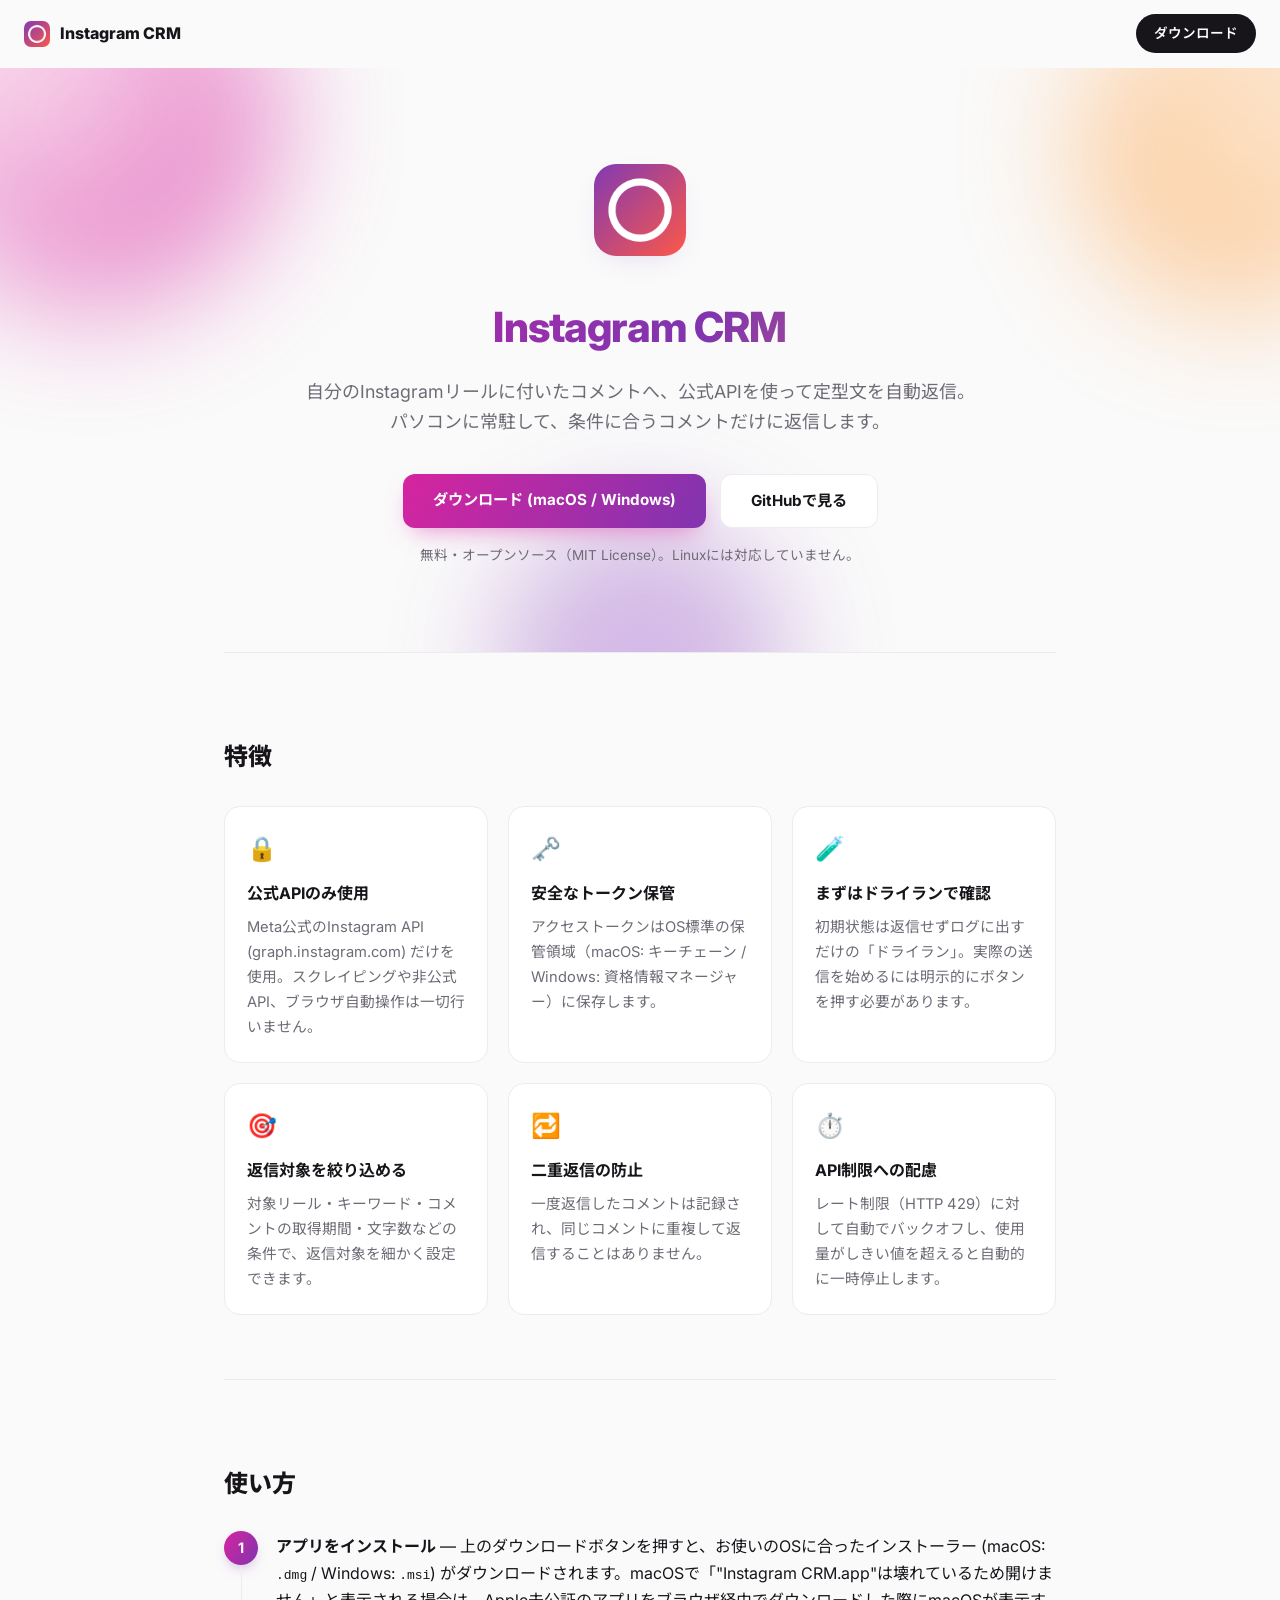
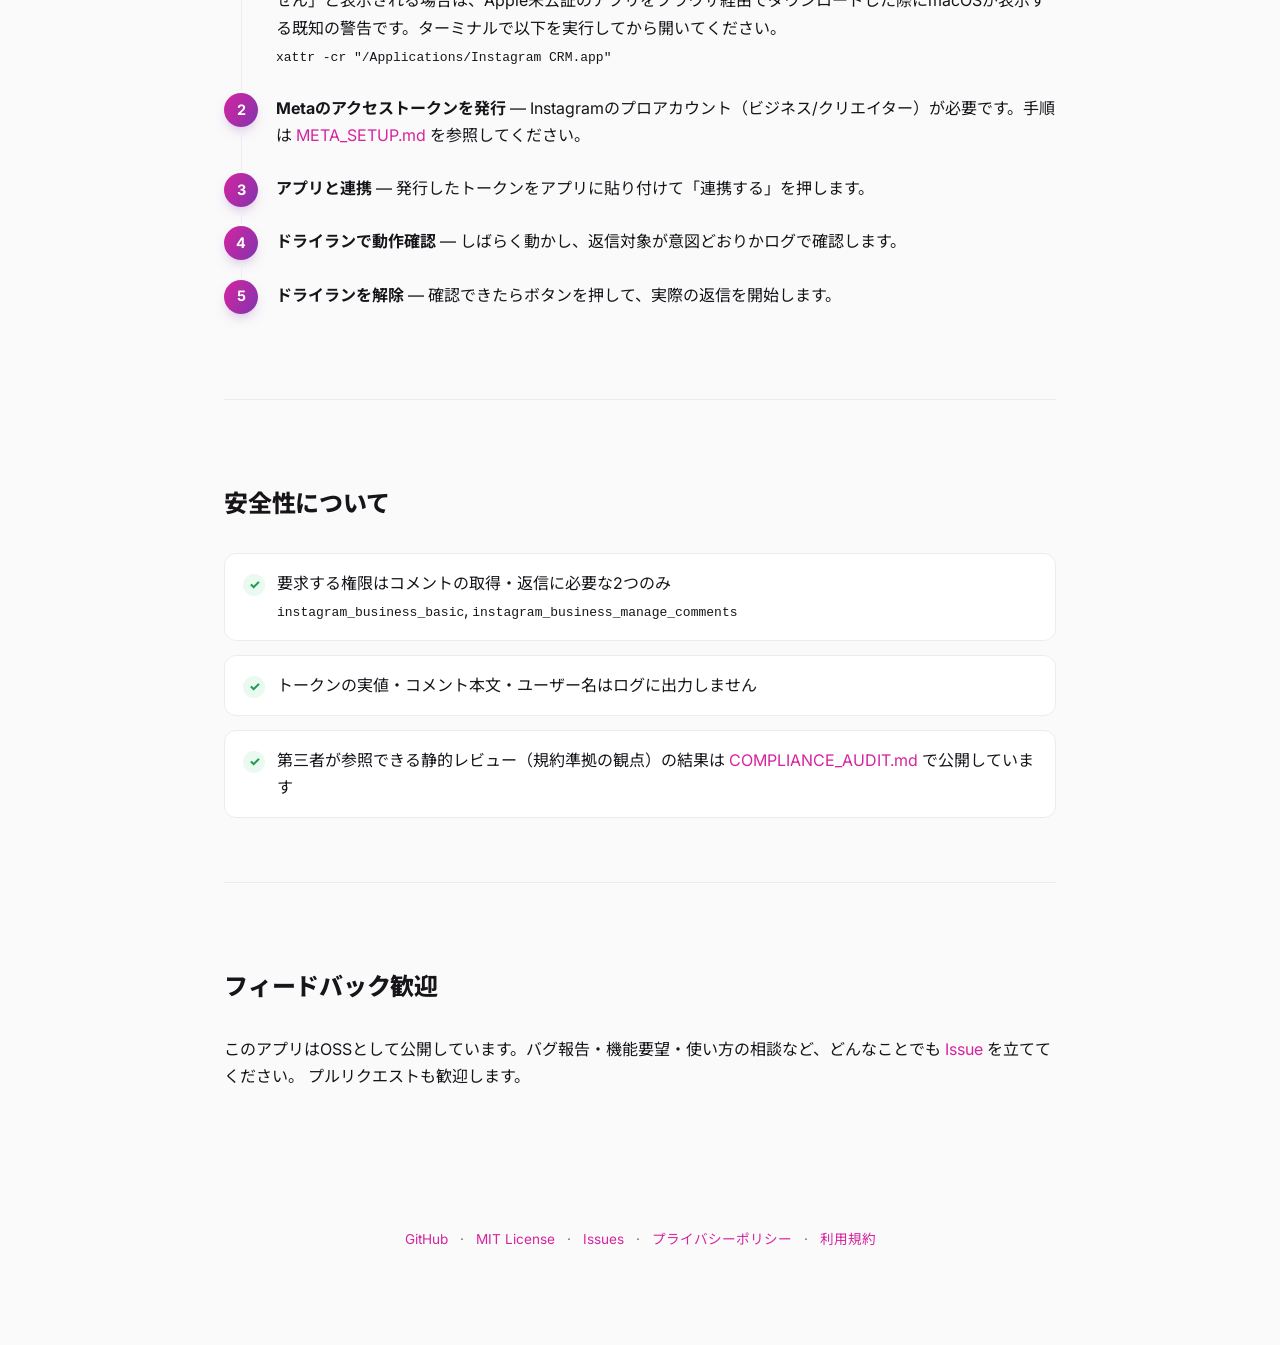
<file: docs/index.html>
<!DOCTYPE html>
<html lang="ja">
<head>
<meta charset="UTF-8">
<meta name="viewport" content="width=device-width, initial-scale=1.0">
<title>Instagram CRM — Instagramコメントへの定型文自動返信アプリ</title>
<meta name="description" content="自分のInstagramリールに付いたコメントへ、公式APIを使って定型文を自動返信するデスクトップアプリ。macOS / Windows対応、無料・OSS。">
<link rel="icon" type="image/png" href="assets/favicon.png">
<link rel="preconnect" href="https://fonts.googleapis.com">
<link rel="preconnect" href="https://fonts.gstatic.com" crossorigin>
<link href="https://fonts.googleapis.com/css2?family=Inter:wght@400;500;600;700;800&family=Noto+Sans+JP:wght@400;500;700;800&display=swap" rel="stylesheet">
<style>
  :root {
    --bg: #fafafa;
    --fg: #17151a;
    --muted: #6f6b76;
    --accent: #d6249f;
    --accent2: #8134af;
    --accent3: #fd9a3c;
    --card-bg: #ffffff;
    --border: #ececef;
    --shadow: 0 10px 30px -12px rgba(129, 52, 175, 0.18);
  }
  * { box-sizing: border-box; }
  html { scroll-behavior: smooth; }
  body {
    margin: 0;
    font-family: "Inter", "Noto Sans JP", -apple-system, BlinkMacSystemFont, "Hiragino Sans", sans-serif;
    color: var(--fg);
    background: var(--bg);
    line-height: 1.7;
    overflow-x: hidden;
  }
  a { color: var(--accent); text-decoration: none; }
  a:hover { text-decoration: underline; }
  .wrap { max-width: 880px; margin: 0 auto; padding: 0 24px; position: relative; }

  /* ---------- nav ---------- */
  nav {
    position: sticky;
    top: 0;
    z-index: 50;
    display: flex;
    align-items: center;
    justify-content: space-between;
    padding: 14px 24px;
    background: rgba(250, 250, 250, 0.72);
    backdrop-filter: blur(10px);
    -webkit-backdrop-filter: blur(10px);
    border-bottom: 1px solid transparent;
    transition: border-color 0.3s ease, box-shadow 0.3s ease;
  }
  nav.scrolled {
    border-bottom-color: var(--border);
    box-shadow: 0 4px 20px -14px rgba(0,0,0,0.15);
  }
  nav .brand {
    display: flex;
    align-items: center;
    gap: 10px;
    font-weight: 800;
    color: var(--fg);
  }
  nav .brand img { width: 26px; height: 26px; border-radius: 7px; }
  nav .nav-cta {
    padding: 8px 18px;
    border-radius: 999px;
    background: var(--fg);
    color: #fff;
    font-size: 0.85rem;
    font-weight: 600;
    transition: transform 0.2s ease, box-shadow 0.2s ease;
  }
  nav .nav-cta:hover {
    transform: translateY(-2px);
    box-shadow: 0 8px 20px -6px rgba(0,0,0,0.35);
    text-decoration: none;
  }

  /* ---------- hero ---------- */
  header.hero {
    position: relative;
    text-align: center;
    padding: 96px 24px 72px;
    overflow: hidden;
    isolation: isolate;
  }
  .blob {
    position: absolute;
    z-index: -1;
    border-radius: 50%;
    filter: blur(60px);
    opacity: 0.55;
    animation: float 14s ease-in-out infinite;
  }
  .blob-1 {
    width: 380px; height: 380px;
    top: -140px; left: -100px;
    background: radial-gradient(circle at 30% 30%, #ffd6ec, transparent 70%), var(--accent);
    animation-delay: 0s;
  }
  .blob-2 {
    width: 320px; height: 320px;
    top: -80px; right: -120px;
    background: radial-gradient(circle at 60% 40%, #ffe3c2, transparent 70%), var(--accent3);
    animation-delay: -5s;
  }
  .blob-3 {
    width: 260px; height: 260px;
    bottom: -140px; left: 40%;
    background: radial-gradient(circle at 50% 50%, #e6d0ff, transparent 70%), var(--accent2);
    animation-delay: -9s;
  }
  @keyframes float {
    0%, 100% { transform: translate(0, 0) scale(1); }
    33% { transform: translate(20px, 30px) scale(1.08); }
    66% { transform: translate(-25px, 10px) scale(0.95); }
  }

  header.hero .icon-wrap {
    display: inline-block;
    animation: bob 4.5s ease-in-out infinite;
  }
  @keyframes bob {
    0%, 100% { transform: translateY(0) rotate(0deg); }
    50% { transform: translateY(-10px) rotate(-2deg); }
  }
  header.hero img.icon {
    width: 92px;
    height: 92px;
    border-radius: 22px;
    box-shadow: var(--shadow);
  }
  header.hero h1 {
    font-size: clamp(2rem, 5vw, 2.6rem);
    font-weight: 800;
    margin: 28px 0 14px;
    background: linear-gradient(120deg, var(--accent) 0%, var(--accent2) 55%, var(--accent3) 100%);
    -webkit-background-clip: text;
    background-clip: text;
    color: transparent;
    letter-spacing: -0.02em;
  }
  header.hero p.tagline {
    color: var(--muted);
    font-size: 1.12rem;
    max-width: 720px;
    margin: 0 auto 36px;
  }
  .cta-row {
    display: flex;
    gap: 14px;
    justify-content: center;
    flex-wrap: wrap;
  }
  .btn {
    display: inline-block;
    padding: 13px 30px;
    border-radius: 12px;
    font-weight: 700;
    font-size: 0.95rem;
    transition: transform 0.22s cubic-bezier(.2,.8,.2,1), box-shadow 0.22s ease, background 0.22s ease;
  }
  .btn-primary {
    background: linear-gradient(120deg, var(--accent), var(--accent2));
    color: #fff;
    box-shadow: 0 10px 24px -10px rgba(214, 36, 159, 0.55);
  }
  .btn-primary:hover {
    transform: translateY(-3px) scale(1.02);
    box-shadow: 0 16px 32px -10px rgba(214, 36, 159, 0.6);
    text-decoration: none;
  }
  .btn-secondary {
    background: #fff;
    color: var(--fg);
    border: 1px solid var(--border);
  }
  .btn-secondary:hover {
    transform: translateY(-3px);
    box-shadow: 0 12px 24px -12px rgba(0,0,0,0.2);
    text-decoration: none;
  }
  .os-note {
    color: var(--muted);
    font-size: 0.85rem;
    margin-top: 16px;
  }

  /* ---------- sections ---------- */
  section {
    padding: 64px 0;
    border-top: 1px solid var(--border);
  }
  section h2 {
    font-size: 1.5rem;
    font-weight: 800;
    margin-bottom: 28px;
    letter-spacing: -0.01em;
  }

  .reveal {
    opacity: 0;
    transform: translateY(24px);
    transition: opacity 0.6s ease, transform 0.6s cubic-bezier(.2,.7,.3,1);
  }
  .reveal.visible {
    opacity: 1;
    transform: translateY(0);
  }

  .features {
    display: grid;
    grid-template-columns: repeat(auto-fit, minmax(230px, 1fr));
    gap: 20px;
  }
  .card {
    background: var(--card-bg);
    border: 1px solid var(--border);
    border-radius: 16px;
    padding: 22px;
    transition: transform 0.25s ease, box-shadow 0.25s ease, border-color 0.25s ease;
  }
  .card:hover {
    transform: translateY(-6px);
    box-shadow: var(--shadow);
    border-color: transparent;
  }
  .card .emoji {
    display: inline-block;
    font-size: 1.5rem;
    margin-bottom: 10px;
    transition: transform 0.25s ease;
  }
  .card:hover .emoji { transform: scale(1.2) rotate(-6deg); }
  .card h3 {
    margin: 0 0 8px;
    font-size: 1rem;
  }
  .card p {
    margin: 0;
    color: var(--muted);
    font-size: 0.92rem;
  }

  .steps {
    list-style: none;
    padding: 0;
    margin: 0;
    counter-reset: step;
  }
  .steps li {
    position: relative;
    padding-left: 52px;
    margin-bottom: 26px;
    counter-increment: step;
  }
  .steps li::before {
    content: counter(step);
    position: absolute;
    left: 0;
    top: -2px;
    width: 34px;
    height: 34px;
    border-radius: 50%;
    background: linear-gradient(120deg, var(--accent), var(--accent2));
    color: #fff;
    font-weight: 700;
    font-size: 0.9rem;
    display: flex;
    align-items: center;
    justify-content: center;
    box-shadow: 0 6px 14px -6px rgba(129, 52, 175, 0.5);
  }
  .steps li:not(:last-child)::after {
    content: "";
    position: absolute;
    left: 17px;
    top: 34px;
    width: 1px;
    height: calc(100% - 12px);
    background: var(--border);
  }

  .safety ul {
    list-style: none;
    padding: 0;
    margin: 0;
    display: grid;
    gap: 14px;
  }
  .safety li {
    position: relative;
    background: #fff;
    border: 1px solid var(--border);
    border-radius: 12px;
    padding: 16px 18px 16px 52px;
    overflow-wrap: anywhere;
  }
  .safety li::before {
    content: "✓";
    position: absolute;
    left: 18px;
    top: 18px;
    width: 22px;
    height: 22px;
    border-radius: 50%;
    background: #eafaf0;
    color: #1f9d55;
    font-weight: 800;
    font-size: 0.8rem;
    display: flex;
    align-items: center;
    justify-content: center;
    margin-top: 2px;
  }

  footer {
    padding: 44px 0 80px;
    text-align: center;
    color: var(--muted);
    font-size: 0.85rem;
  }
  footer a { margin: 0 8px; }

  @media (prefers-reduced-motion: reduce) {
    .blob, header.hero .icon-wrap { animation: none; }
    .reveal { opacity: 1; transform: none; transition: none; }
  }
</style>
</head>
<body>

<nav id="nav">
  <a class="brand" href="#top">
    <img src="assets/favicon.png" alt="">
    Instagram CRM
  </a>
  <a id="nav-download" class="nav-cta" href="https://github.com/kenshin-morioka/instagram-crm/releases/latest">ダウンロード</a>
</nav>

<header class="hero" id="top">
  <div class="blob blob-1"></div>
  <div class="blob blob-2"></div>
  <div class="blob blob-3"></div>

  <span class="icon-wrap">
    <img class="icon" src="assets/icon.png" alt="Instagram CRM アイコン">
  </span>
  <h1>Instagram CRM</h1>
  <p class="tagline">
    自分のInstagramリールに付いたコメントへ、公式APIを使って定型文を自動返信。<br>
    パソコンに常駐して、条件に合うコメントだけに返信します。
  </p>
  <div class="cta-row">
    <a id="download-btn" class="btn btn-primary" href="https://github.com/kenshin-morioka/instagram-crm/releases/latest">ダウンロード (macOS / Windows)</a>
    <a class="btn btn-secondary" href="https://github.com/kenshin-morioka/instagram-crm">GitHubで見る</a>
  </div>
  <p class="os-note" id="alt-downloads"></p>
  <p class="os-note">無料・オープンソース（MIT License）。Linuxには対応していません。</p>
</header>

<div class="wrap">

  <section class="reveal">
    <h2>特徴</h2>
    <div class="features">
      <div class="card">
        <span class="emoji">🔒</span>
        <h3>公式APIのみ使用</h3>
        <p>Meta公式のInstagram API (graph.instagram.com) だけを使用。スクレイピングや非公式API、ブラウザ自動操作は一切行いません。</p>
      </div>
      <div class="card">
        <span class="emoji">🗝️</span>
        <h3>安全なトークン保管</h3>
        <p>アクセストークンはOS標準の保管領域（macOS: キーチェーン / Windows: 資格情報マネージャー）に保存します。</p>
      </div>
      <div class="card">
        <span class="emoji">🧪</span>
        <h3>まずはドライランで確認</h3>
        <p>初期状態は返信せずログに出すだけの「ドライラン」。実際の送信を始めるには明示的にボタンを押す必要があります。</p>
      </div>
      <div class="card">
        <span class="emoji">🎯</span>
        <h3>返信対象を絞り込める</h3>
        <p>対象リール・キーワード・コメントの取得期間・文字数などの条件で、返信対象を細かく設定できます。</p>
      </div>
      <div class="card">
        <span class="emoji">🔁</span>
        <h3>二重返信の防止</h3>
        <p>一度返信したコメントは記録され、同じコメントに重複して返信することはありません。</p>
      </div>
      <div class="card">
        <span class="emoji">⏱️</span>
        <h3>API制限への配慮</h3>
        <p>レート制限（HTTP 429）に対して自動でバックオフし、使用量がしきい値を超えると自動的に一時停止します。</p>
      </div>
    </div>
  </section>

  <section class="reveal">
    <h2>使い方</h2>
    <ol class="steps">
      <li><strong>アプリをインストール</strong> — 上のダウンロードボタンを押すと、お使いのOSに合ったインストーラー (macOS: <code>.dmg</code> / Windows: <code>.msi</code>) がダウンロードされます。macOSで「"Instagram CRM.app"は壊れているため開けません」と表示される場合は、Apple未公証のアプリをブラウザ経由でダウンロードした際にmacOSが表示する既知の警告です。ターミナルで以下を実行してから開いてください。<br><code>xattr -cr "/Applications/Instagram CRM.app"</code></li>
      <li><strong>Metaのアクセストークンを発行</strong> — Instagramのプロアカウント（ビジネス/クリエイター）が必要です。手順は <a href="https://github.com/kenshin-morioka/instagram-crm/blob/main/doc/META_SETUP.md">META_SETUP.md</a> を参照してください。</li>
      <li><strong>アプリと連携</strong> — 発行したトークンをアプリに貼り付けて「連携する」を押します。</li>
      <li><strong>ドライランで動作確認</strong> — しばらく動かし、返信対象が意図どおりかログで確認します。</li>
      <li><strong>ドライランを解除</strong> — 確認できたらボタンを押して、実際の返信を開始します。</li>
    </ol>
  </section>

  <section class="safety reveal">
    <h2>安全性について</h2>
    <ul>
      <li>要求する権限はコメントの取得・返信に必要な2つのみ<br><code>instagram_business_basic</code>, <code>instagram_business_manage_comments</code></li>
      <li>トークンの実値・コメント本文・ユーザー名はログに出力しません</li>
      <li>第三者が参照できる静的レビュー（規約準拠の観点）の結果は <a href="https://github.com/kenshin-morioka/instagram-crm/blob/main/doc/COMPLIANCE_AUDIT.md">COMPLIANCE_AUDIT.md</a> で公開しています</li>
    </ul>
  </section>

  <section class="reveal">
    <h2>フィードバック歓迎</h2>
    <p>
      このアプリはOSSとして公開しています。バグ報告・機能要望・使い方の相談など、どんなことでも
      <a href="https://github.com/kenshin-morioka/instagram-crm/issues">Issue</a> を立ててください。
      プルリクエストも歓迎します。
    </p>
  </section>

</div>

<footer>
  <p>
    <a href="https://github.com/kenshin-morioka/instagram-crm">GitHub</a>
    ·
    <a href="https://github.com/kenshin-morioka/instagram-crm/blob/main/LICENSE">MIT License</a>
    ·
    <a href="https://github.com/kenshin-morioka/instagram-crm/issues">Issues</a>
    ·
    <a href="privacy.html">プライバシーポリシー</a>
    ·
    <a href="terms.html">利用規約</a>
  </p>
</footer>

<script>
  var nav = document.getElementById('nav');
  window.addEventListener('scroll', function () {
    nav.classList.toggle('scrolled', window.scrollY > 8);
  });

  // 最新リリースの成果物URLを取得し、OSに合ったファイルの直接ダウンロードに差し替える。
  // ファイル名にバージョンが入るため固定リンクにできず、APIから毎回解決する。
  // 取得に失敗した場合はフォールバック (Releasesページへのリンク) のまま
  (function () {
    var downloadBtn = document.getElementById('download-btn');
    var navDownload = document.getElementById('nav-download');
    var altDownloads = document.getElementById('alt-downloads');

    fetch('https://api.github.com/repos/kenshin-morioka/instagram-crm/releases/latest')
      .then(function (res) { return res.ok ? res.json() : Promise.reject(res.status); })
      .then(function (release) {
        var assets = release.assets || [];
        function assetUrl(suffix) {
          for (var i = 0; i < assets.length; i++) {
            if (assets[i].name.endsWith(suffix)) return assets[i].browser_download_url;
          }
          return null;
        }
        var winMsi = assetUrl('.msi');
        var macArm = assetUrl('aarch64.dmg');
        var macIntel = assetUrl('x64.dmg');
        var version = release.tag_name || '';

        var ua = navigator.userAgent;
        var url = null;
        var label = null;
        var alt = [];
        if (ua.indexOf('Windows') !== -1 && winMsi) {
          url = winMsi;
          label = 'ダウンロード (Windows) ' + version;
        } else if (ua.indexOf('Mac') !== -1 && macArm) {
          // ブラウザからはApple Silicon / Intelを確実に判別できないため、
          // 主流のApple Siliconを既定にしてIntel用リンクを併記する
          url = macArm;
          label = 'ダウンロード (macOS) ' + version;
          if (macIntel) alt.push('<a href="' + macIntel + '">Intel Macの方はこちら</a>');
        }

        if (url) {
          downloadBtn.href = url;
          downloadBtn.textContent = label;
          navDownload.href = url;
          alt.push('<a href="https://github.com/kenshin-morioka/instagram-crm/releases/latest">その他のダウンロード</a>');
          altDownloads.innerHTML = alt.join(' · ');
        }
      })
      .catch(function () { /* フォールバックのままにする */ });
  })();

  var reveals = document.querySelectorAll('.reveal');
  if ('IntersectionObserver' in window) {
    var io = new IntersectionObserver(function (entries) {
      entries.forEach(function (entry) {
        if (entry.isIntersecting) {
          entry.target.classList.add('visible');
          io.unobserve(entry.target);
        }
      });
    }, { threshold: 0.12 });
    reveals.forEach(function (el) { io.observe(el); });
  } else {
    reveals.forEach(function (el) { el.classList.add('visible'); });
  }
</script>

</body>
</html>
</file>
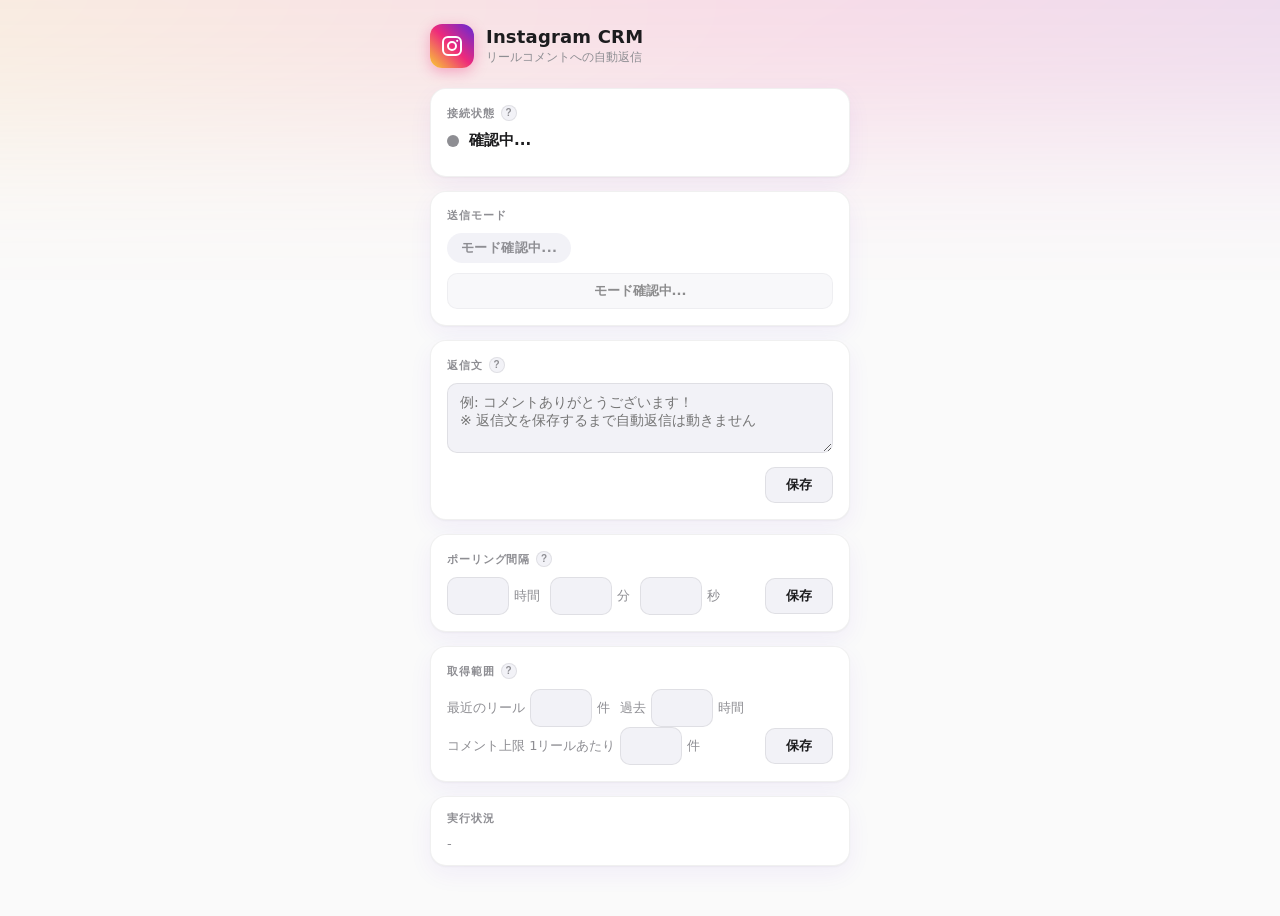
<file: ui/index.html>
<!doctype html>
<html lang="ja">
  <head>
    <meta charset="utf-8" />
    <meta name="viewport" content="width=device-width, initial-scale=1" />
    <title>Instagram CRM</title>
    <link rel="stylesheet" href="style.css" />
  </head>
  <body>
    <div class="bg-glow" aria-hidden="true"></div>

    <main>
      <header class="app-header">
        <div class="logo" aria-hidden="true">
          <svg viewBox="0 0 24 24" fill="none" stroke="currentColor" stroke-width="2">
            <rect x="3" y="3" width="18" height="18" rx="5" />
            <circle cx="12" cy="12" r="4" />
            <circle cx="17.2" cy="6.8" r="1.1" fill="currentColor" stroke="none" />
          </svg>
        </div>
        <div class="app-title">
          <h1>Instagram CRM</h1>
          <p>リールコメントへの自動返信</p>
        </div>
      </header>

      <div id="update-banner" class="update-banner" hidden>
        <span id="update-text">新しいバージョンが利用できます</span>
        <button id="update-button" class="btn btn-small btn-gradient">
          最新バージョンをインストール
        </button>
      </div>

      <section class="card status-card">
        <div class="card-label">
          接続状態
          <button id="token-help" class="help-icon" aria-label="トークンが必要な理由">?</button>
        </div>
        <p id="token-hint" class="hint" hidden>
          このアプリはあなたの代わりにInstagramへコメントの確認・返信を行います。
          そのためにMetaが発行する「長期アクセストークン」が必要です。<br />
          トークンはこのパソコンの中 (OSのキーチェーン) にだけ保存され、Instagram
          (Meta) のAPI呼び出し以外に送信されることはありません。<br />
          発行手順は
          <a id="setup-guide-link" href="https://github.com/kenshin-morioka/instagram-crm/blob/main/docs/META_SETUP.md"
            >取得手順書 (META_SETUP.md)</a
          >
          を参照してください。
        </p>
        <p id="status-line" aria-live="polite">
          <span id="status-dot" class="dot"></span>
          <span id="status-text">確認中...</span>
          <span id="paused-badge" class="badge badge-warn" hidden>送信停止中</span>
          <span id="issue-badge" class="badge badge-warn" hidden>接続エラー (自動再試行中)</span>
        </p>
        <p id="issue-hint" class="hint" hidden>
          Instagramとの通信に連続して失敗しています。ネットワーク接続を確認してください。
          接続が回復すれば自動で再開します。
        </p>
        <p class="btn-row">
          <button id="pause-button" class="btn btn-small" hidden>送信を一時停止</button>
          <button id="reset-token-button" class="btn btn-small" hidden>トークンを再設定</button>
        </p>
        <div id="token-form" hidden>
          <input
            id="token-input"
            type="password"
            aria-label="長期アクセストークン"
            placeholder="長期アクセストークンを貼り付け"
            autocomplete="off"
          />
          <button id="connect-button" class="btn btn-gradient">連携する</button>
          <p class="hint">
            Meta App Dashboard の「API setup with Instagram login」の
            トークンジェネレーターで発行できます
          </p>
        </div>
      </section>

      <section class="card mode-card">
        <div class="card-label">送信モード</div>
        <p id="mode-line" aria-live="polite">
          <span id="mode-badge" class="mode-badge">モード確認中...</span>
        </p>
        <p id="mode-hint" class="hint" hidden>
          ドライラン中は自動返信を送信しません。返信対象のコメントを見つけても
          「検出した」ことをログと履歴に記録するだけです。
          キーワードや対象リールの設定が意図どおり動くか、実送信の前に安全に確認できます。
          確認が済んだら下のボタンで実送信を開始してください。
        </p>
        <button id="dry-run-button" class="btn" disabled>モード確認中...</button>
      </section>

      <section class="card">
        <div class="card-label">
          返信文
          <button id="reply-help" class="help-icon" aria-label="自動返信の安全性について">?</button>
        </div>
        <p id="reply-hint" class="hint" hidden>
          自動返信が連鎖 (ループ) しない仕組みになっています:<br />
          ① 返信を確認するのはリールへの直接コメントだけで、このアプリが送った返信や
          返信へのさらなる返信には反応しません。<br />
          ② 自分のアカウントのコメントには返信しません。<br />
          ③ 一度返信したコメントは記録され、同じコメントに二度返信することはありません。
        </p>
        <textarea
          id="reply-text"
          rows="3"
          aria-label="返信文"
          placeholder="例: コメントありがとうございます！&#10;※ 返信文を保存するまで自動返信は動きません"
        ></textarea>
        <div class="card-actions">
          <button id="save-reply" class="btn">保存</button>
        </div>
      </section>

      <section class="card">
        <div class="card-label">
          ポーリング間隔
          <button id="polling-help" class="help-icon" aria-label="ポーリング間隔とは">?</button>
        </div>
        <p id="polling-hint" class="hint" hidden>
          新しいコメントが付いていないか、Instagramへ確認しに行く間隔です。
          たとえば30秒なら、30秒ごとに新着コメントをチェックして自動返信します。<br />
          短くするほど返信は速くなりますが、Instagram APIの利用量が増えます。
          APIのレート制限を避けるため、30秒より短くはできません
          (上限は12時間。それより間隔を空けると古いコメントが返信対象外になります)。<br />
          短い間隔で実行し続けるとレート制限に達することがあるため、余裕をもった間隔に設定することを推奨します。
        </p>
        <div class="interval-row">
          <span class="interval-field">
            <input
              id="interval-hours"
              type="number"
              min="0"
              max="12"
              step="1"
              aria-label="ポーリング間隔 (時間)"
            />
            <span class="unit">時間</span>
          </span>
          <span class="interval-field">
            <input
              id="interval-minutes"
              type="number"
              min="0"
              max="59"
              step="1"
              aria-label="ポーリング間隔 (分)"
            />
            <span class="unit">分</span>
          </span>
          <span class="interval-field">
            <input
              id="interval-seconds"
              type="number"
              min="0"
              max="59"
              step="10"
              aria-label="ポーリング間隔 (秒)"
            />
            <span class="unit">秒</span>
          </span>
          <button id="save-interval" class="btn">保存</button>
        </div>
      </section>

      <section class="card">
        <div class="card-label">
          取得範囲
          <button id="fetch-help" class="help-icon" aria-label="取得範囲とは">?</button>
        </div>
        <p id="fetch-hint" class="hint" hidden>
          毎回のチェックで「最近のリール何件」の「何時間前までのコメント」を
          「1リールあたり何件まで」確認するかの設定です。<br />
          リール数やコメント上限を増やすと確認漏れが減りますが、Instagram
          APIの利用量が増えます。<br />
          対象期間より古いコメントには返信しません
          (ポーリング間隔より短くすると取りこぼすため、間隔より長くしてください)。<br />
          迷ったら初期値 (リール10件・過去24時間・コメント上限200件) のままでOKです。
        </p>
        <div class="interval-row">
          <span class="interval-field">
            <span class="unit">最近のリール</span>
            <input
              id="fetch-limit"
              type="number"
              min="1"
              max="25"
              step="1"
              aria-label="対象リール数"
            />
            <span class="unit">件</span>
          </span>
          <span class="interval-field">
            <span class="unit">過去</span>
            <input
              id="lookback-hours"
              type="number"
              min="1"
              max="168"
              step="1"
              aria-label="コメント対象期間 (時間)"
            />
            <span class="unit">時間</span>
          </span>
        </div>
        <div class="interval-row">
          <span class="interval-field">
            <span class="unit">コメント上限 1リールあたり</span>
            <input
              id="comment-limit"
              type="number"
              min="50"
              max="1000"
              step="50"
              aria-label="1リールあたりのコメント確認上限 (件)"
            />
            <span class="unit">件</span>
          </span>
          <button id="save-fetch" class="btn">保存</button>
        </div>
      </section>

      <section class="card last-run-card">
        <div class="card-label">実行状況</div>
        <p id="progress-line" class="progress-line" hidden>
          <span class="spinner" aria-hidden="true"></span>
          <span id="progress-text"></span>
        </p>
        <p id="truncated-note" class="hint warn-note" hidden>
          ⚠️ コメントが多く、直近の確認では一部を確認しきれていない可能性があります
          (次回のチェックで続きを確認します)
        </p>
        <p id="last-run" class="last-run">-</p>
        <p id="cycle-summary" class="last-run" hidden></p>
      </section>

      <footer class="app-footer">
        <span id="app-version"></span>
      </footer>
    </main>

    <div id="terms-overlay" class="terms-overlay" hidden>
      <div class="card terms-dialog" role="dialog" aria-modal="true" aria-labelledby="terms-title">
        <h2 id="terms-title">ご利用の前に</h2>
        <p class="terms-lead">
          本アプリを利用するには、<a
            class="terms-doc-link"
            href="https://kenshin-morioka.github.io/instagram-crm/terms.html"
            >利用規約</a
          >と<a
            class="terms-doc-link"
            href="https://kenshin-morioka.github.io/instagram-crm/privacy.html"
            >プライバシーポリシー</a
          >への同意が必要です。特に次の点をご確認ください。
        </p>
        <ul class="terms-list">
          <li>
            Meta / Instagram の各種規約 (Instagram利用規約・Metaプラットフォーム規約 など)
            を遵守し、自身が管理するアカウントに対してのみ使用します
          </li>
          <li>スパム行為 (無差別・大量の自動返信等) を目的とした利用は禁止です</li>
          <li>
            自動返信の内容とその結果、およびアクセストークンの管理の責任は利用者自身が負います
          </li>
          <li>本アプリは無保証で提供され、利用により生じた損害について開発者は責任を負いません</li>
        </ul>
        <label class="terms-agree">
          <input id="terms-checkbox" type="checkbox" />
          利用規約とプライバシーポリシーに同意します
        </label>
        <button id="terms-accept" class="btn btn-gradient" disabled>同意して利用を開始</button>
      </div>
    </div>

    <p id="message" class="toast" role="status" aria-live="polite" hidden></p>
    <script src="main.js"></script>
  </body>
</html>
</file>
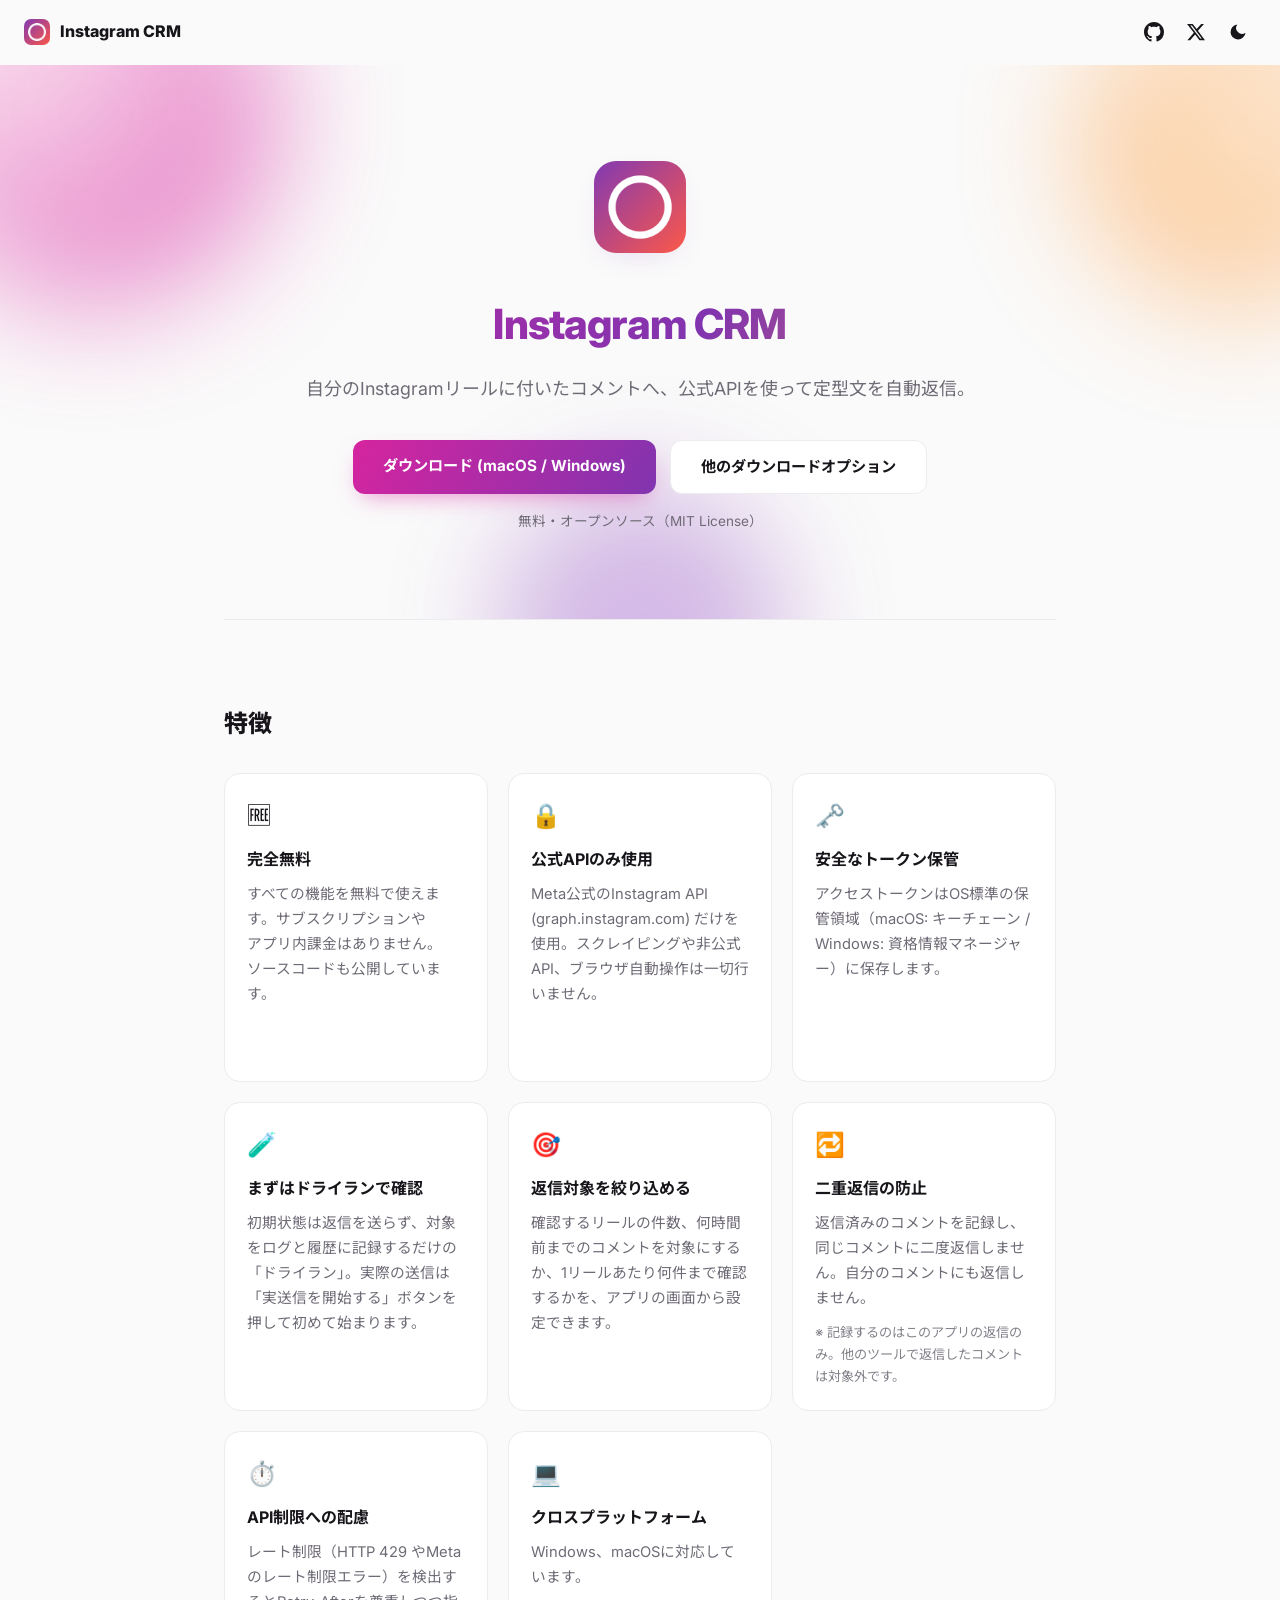
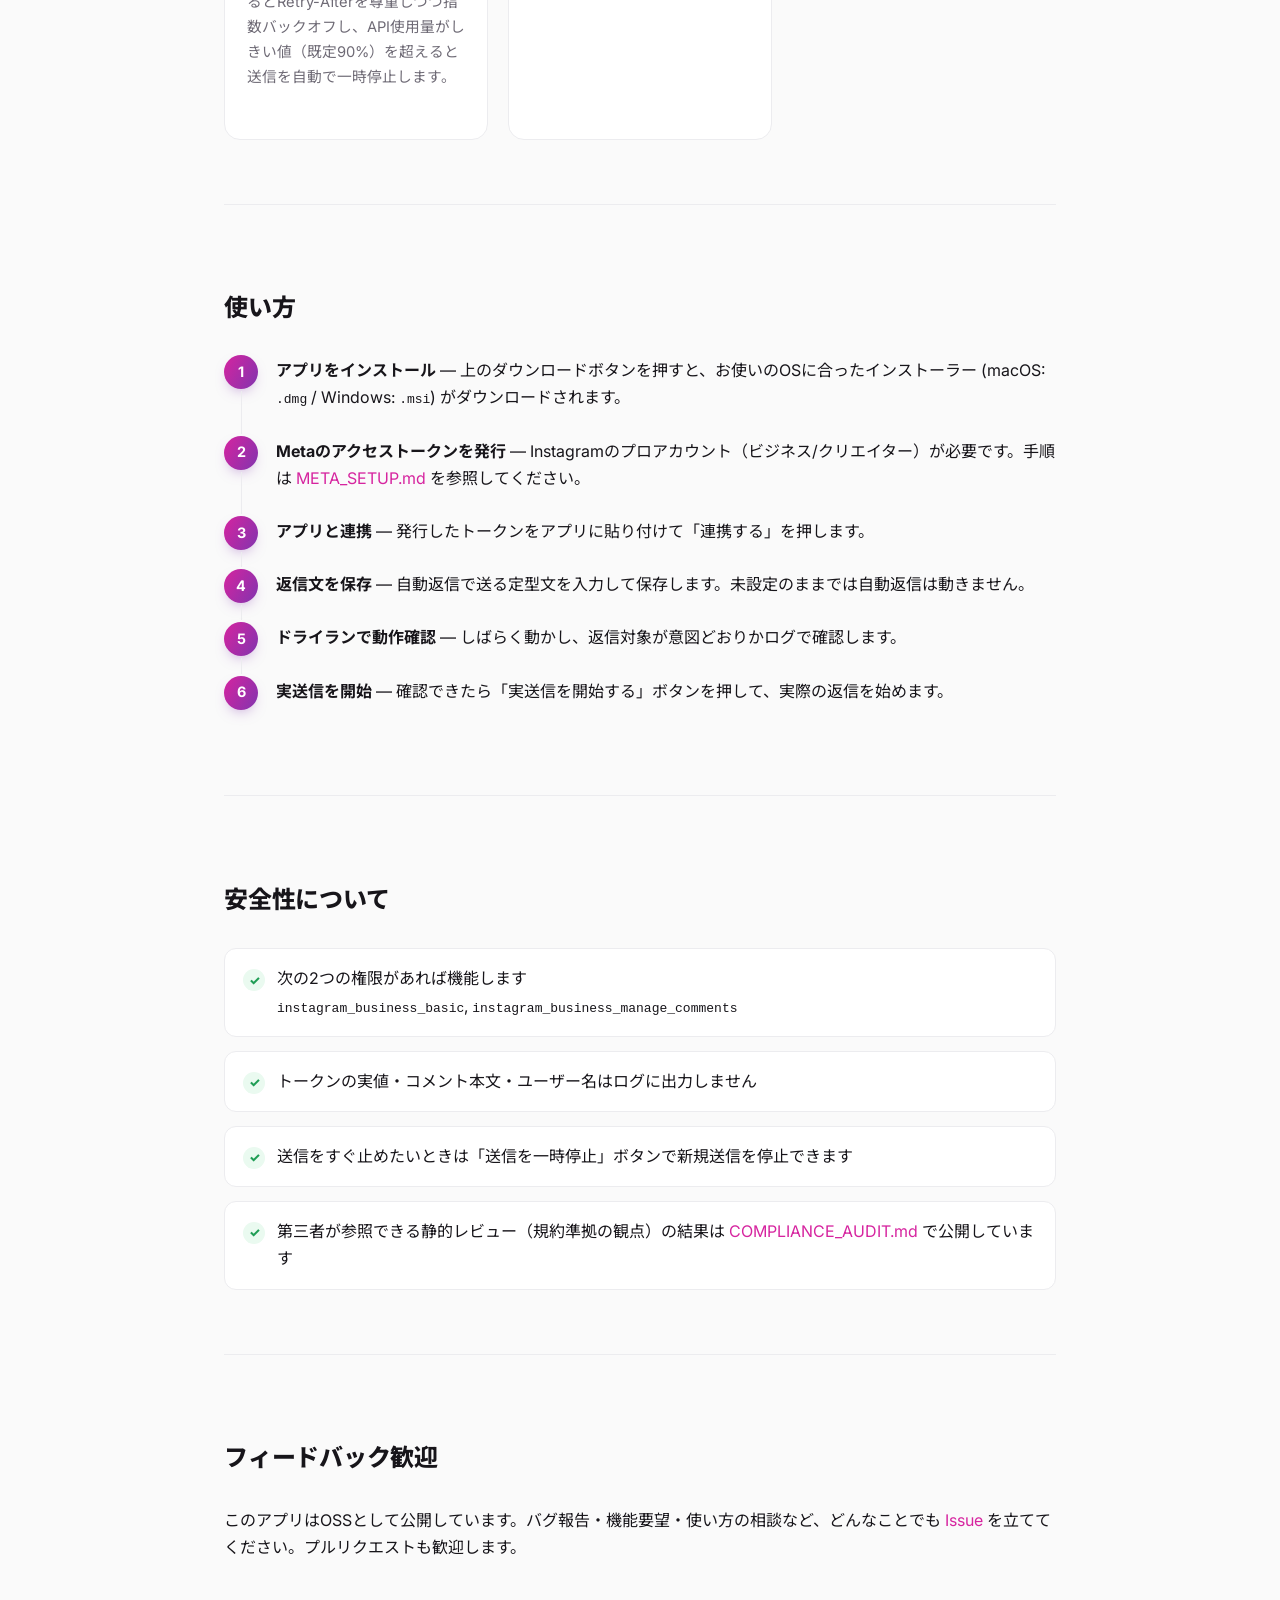
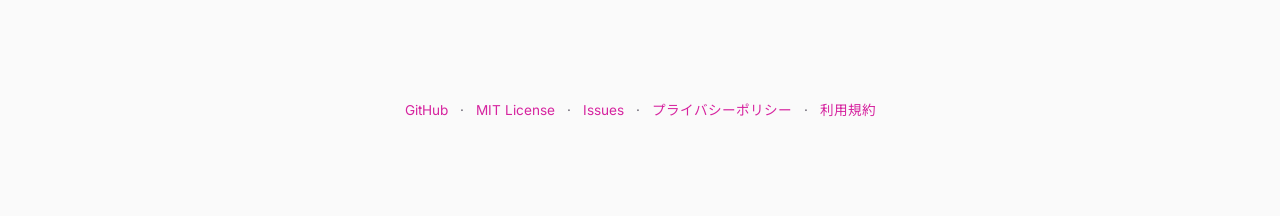
<file: website/index.html>
<!DOCTYPE html>
<html lang="ja">
<head>
<meta charset="UTF-8">
<meta name="viewport" content="width=device-width, initial-scale=1.0">
<title>Instagram CRM — Instagramコメントへの定型文自動返信アプリ</title>
<meta name="description" content="自分のInstagramリールに付いたコメントへ、公式APIを使って定型文を自動返信するデスクトップアプリ。macOS / Windows対応、無料・OSS。">
<link rel="icon" type="image/png" href="assets/favicon.png">
<link rel="canonical" href="https://kenshin-morioka.github.io/instagram-crm/">
<meta property="og:type" content="website">
<meta property="og:site_name" content="Instagram CRM">
<meta property="og:locale" content="ja_JP">
<meta property="og:url" content="https://kenshin-morioka.github.io/instagram-crm/">
<meta property="og:title" content="Instagram CRM — Instagramコメントへの定型文自動返信アプリ">
<meta property="og:description" content="自分のInstagramリールに付いたコメントへ、公式APIを使って定型文を自動返信するデスクトップアプリ。macOS / Windows対応、無料・OSS。">
<meta property="og:image" content="https://kenshin-morioka.github.io/instagram-crm/assets/ogp.png">
<meta property="og:image:width" content="1200">
<meta property="og:image:height" content="630">
<meta property="og:image:alt" content="Instagram CRM — Instagramリールのコメントへ、公式APIで定型文を自動返信">
<meta name="twitter:card" content="summary_large_image">
<meta name="twitter:creator" content="@kenshin_morioka">
<link rel="preconnect" href="https://fonts.googleapis.com">
<link rel="preconnect" href="https://fonts.gstatic.com" crossorigin>
<link href="https://fonts.googleapis.com/css2?family=Inter:wght@400;500;600;700;800&family=Noto+Sans+JP:wght@400;500;700;800&display=swap" rel="stylesheet">
<script src="assets/theme.js"></script>
<style>
  :root {
    --bg: #fafafa;
    --fg: #17151a;
    --muted: #6f6b76;
    --accent: #d6249f;
    --accent2: #8134af;
    --accent3: #fd9a3c;
    --card-bg: #ffffff;
    --border: #ececef;
    --nav-bg: rgba(250, 250, 250, 0.72);
    --check-bg: #eafaf0;
    --check-fg: #1f9d55;
    --blob-opacity: 0.55;
    --shadow: 0 10px 30px -12px rgba(129, 52, 175, 0.18);
  }
  :root[data-theme="dark"] {
    --bg: #141118;
    --fg: #f1eef5;
    --muted: #a39daf;
    --card-bg: #1d1924;
    --border: #2c2735;
    --nav-bg: rgba(20, 17, 24, 0.72);
    --check-bg: #163524;
    --check-fg: #4cc47f;
    --blob-opacity: 0.28;
    --shadow: 0 10px 30px -12px rgba(0, 0, 0, 0.55);
  }
  html { color-scheme: light; }
  :root[data-theme="dark"] { color-scheme: dark; }
  * { box-sizing: border-box; }
  html { scroll-behavior: smooth; }
  body {
    margin: 0;
    font-family: "Inter", "Noto Sans JP", -apple-system, BlinkMacSystemFont, "Hiragino Sans", sans-serif;
    color: var(--fg);
    background: var(--bg);
    line-height: 1.7;
    overflow-x: hidden;
  }
  a { color: var(--accent); text-decoration: none; }
  a:hover { text-decoration: underline; }
  /* 単語の途中で改行させたい語をspanで囲んで一塊として扱う
     (ビューポートがspanの幅を下回る場合のみやむを得ず分割される) */
  .nobreak { display: inline-block; }
  .wrap { max-width: 880px; margin: 0 auto; padding: 0 24px; position: relative; }

  /* ---------- nav ---------- */
  nav {
    position: sticky;
    top: 0;
    z-index: 50;
    display: flex;
    align-items: center;
    justify-content: space-between;
    padding: 14px 24px;
    background: var(--nav-bg);
    backdrop-filter: blur(10px);
    -webkit-backdrop-filter: blur(10px);
    border-bottom: 1px solid transparent;
    transition: border-color 0.3s ease, box-shadow 0.3s ease;
  }
  nav.scrolled {
    border-bottom-color: var(--border);
    box-shadow: 0 4px 20px -14px rgba(0,0,0,0.15);
  }
  nav .brand {
    display: flex;
    align-items: center;
    gap: 10px;
    font-weight: 800;
    color: var(--fg);
  }
  nav .brand img { width: 26px; height: 26px; border-radius: 7px; }
  nav .nav-actions {
    display: flex;
    align-items: center;
    gap: 6px;
  }
  .icon-btn {
    display: inline-flex;
    align-items: center;
    justify-content: center;
    width: 36px;
    height: 36px;
    border-radius: 50%;
    border: none;
    background: transparent;
    color: var(--fg);
    cursor: pointer;
    transition: background 0.2s ease, transform 0.2s ease;
  }
  .icon-btn:hover {
    background: var(--border);
    transform: translateY(-1px);
    text-decoration: none;
  }
  .icon-btn svg { width: 20px; height: 20px; fill: currentColor; }
  /* トグルの太陽/月はテーマに応じて片方だけ表示 */
  .theme-toggle .sun { display: none; }
  .theme-toggle .moon { display: block; }
  :root[data-theme="dark"] .theme-toggle .sun { display: block; }
  :root[data-theme="dark"] .theme-toggle .moon { display: none; }

  /* ---------- hero ---------- */
  header.hero {
    position: relative;
    text-align: center;
    padding: 96px 24px 72px;
    overflow: hidden;
    isolation: isolate;
  }
  .blob {
    position: absolute;
    z-index: -1;
    border-radius: 50%;
    filter: blur(60px);
    opacity: var(--blob-opacity);
    animation: float 14s ease-in-out infinite;
  }
  .blob-1 {
    width: 380px; height: 380px;
    top: -140px; left: -100px;
    background: radial-gradient(circle at 30% 30%, #ffd6ec, transparent 70%), var(--accent);
    animation-delay: 0s;
  }
  .blob-2 {
    width: 320px; height: 320px;
    top: -80px; right: -120px;
    background: radial-gradient(circle at 60% 40%, #ffe3c2, transparent 70%), var(--accent3);
    animation-delay: -5s;
  }
  .blob-3 {
    width: 260px; height: 260px;
    bottom: -140px; left: 40%;
    background: radial-gradient(circle at 50% 50%, #e6d0ff, transparent 70%), var(--accent2);
    animation-delay: -9s;
  }
  @keyframes float {
    0%, 100% { transform: translate(0, 0) scale(1); }
    33% { transform: translate(20px, 30px) scale(1.08); }
    66% { transform: translate(-25px, 10px) scale(0.95); }
  }

  header.hero .icon-wrap {
    display: inline-block;
    animation: bob 4.5s ease-in-out infinite;
  }
  @keyframes bob {
    0%, 100% { transform: translateY(0) rotate(0deg); }
    50% { transform: translateY(-10px) rotate(-2deg); }
  }
  header.hero img.icon {
    width: 92px;
    height: 92px;
    border-radius: 22px;
    box-shadow: var(--shadow);
  }
  header.hero h1 {
    font-size: clamp(2rem, 5vw, 2.6rem);
    font-weight: 800;
    margin: 28px 0 14px;
    background: linear-gradient(120deg, var(--accent) 0%, var(--accent2) 55%, var(--accent3) 100%);
    -webkit-background-clip: text;
    background-clip: text;
    color: transparent;
    letter-spacing: -0.02em;
  }
  header.hero p.tagline {
    color: var(--muted);
    font-size: 1.12rem;
    max-width: 720px;
    margin: 0 auto 36px;
  }
  .cta-row {
    display: flex;
    gap: 14px;
    justify-content: center;
    flex-wrap: wrap;
  }
  .btn {
    display: inline-block;
    padding: 13px 30px;
    border-radius: 12px;
    font-weight: 700;
    font-size: 0.95rem;
    transition: transform 0.22s cubic-bezier(.2,.8,.2,1), box-shadow 0.22s ease, background 0.22s ease;
  }
  .btn-primary {
    background: linear-gradient(120deg, var(--accent), var(--accent2));
    color: #fff;
    box-shadow: 0 10px 24px -10px rgba(214, 36, 159, 0.55);
  }
  .btn-primary:hover {
    transform: translateY(-3px) scale(1.02);
    box-shadow: 0 16px 32px -10px rgba(214, 36, 159, 0.6);
    text-decoration: none;
  }
  .btn-secondary {
    background: var(--card-bg);
    color: var(--fg);
    border: 1px solid var(--border);
  }
  .btn-secondary:hover {
    transform: translateY(-3px);
    box-shadow: 0 12px 24px -12px rgba(0,0,0,0.2);
    text-decoration: none;
  }
  .os-note {
    color: var(--muted);
    font-size: 0.85rem;
    margin-top: 16px;
  }

  /* ---------- sections ---------- */
  section {
    padding: 64px 0;
    border-top: 1px solid var(--border);
  }
  section h2 {
    font-size: 1.5rem;
    font-weight: 800;
    margin-bottom: 28px;
    letter-spacing: -0.01em;
  }

  .reveal {
    opacity: 0;
    transform: translateY(24px);
    transition: opacity 0.6s ease, transform 0.6s cubic-bezier(.2,.7,.3,1);
  }
  .reveal.visible {
    opacity: 1;
    transform: translateY(0);
  }

  .features {
    display: grid;
    grid-template-columns: repeat(auto-fit, minmax(230px, 1fr));
    /* 全行を同じ高さに揃える (最終行にカードが1枚だけ残っても低くならない) */
    grid-auto-rows: 1fr;
    gap: 20px;
  }
  .card {
    background: var(--card-bg);
    border: 1px solid var(--border);
    border-radius: 16px;
    padding: 22px;
    /* 文章が短いカードだけ極端に低くならないよう下限を設ける */
    min-height: 200px;
    transition: transform 0.25s ease, box-shadow 0.25s ease, border-color 0.25s ease;
  }
  .card:hover {
    transform: translateY(-6px);
    box-shadow: var(--shadow);
    border-color: transparent;
  }
  .card .emoji {
    display: inline-block;
    font-size: 1.5rem;
    margin-bottom: 10px;
    transition: transform 0.25s ease;
  }
  .card:hover .emoji { transform: scale(1.2) rotate(-6deg); }
  .card h3 {
    margin: 0 0 8px;
    font-size: 1rem;
  }
  .card p {
    margin: 0;
    color: var(--muted);
    font-size: 0.92rem;
  }
  .card p.note {
    margin-top: 10px;
    font-size: 0.82rem;
    opacity: 0.85;
  }

  .steps {
    list-style: none;
    padding: 0;
    margin: 0;
    counter-reset: step;
  }
  .steps li {
    position: relative;
    padding-left: 52px;
    margin-bottom: 26px;
    counter-increment: step;
  }
  .steps li::before {
    content: counter(step);
    position: absolute;
    left: 0;
    top: -2px;
    width: 34px;
    height: 34px;
    border-radius: 50%;
    background: linear-gradient(120deg, var(--accent), var(--accent2));
    color: #fff;
    font-weight: 700;
    font-size: 0.9rem;
    display: flex;
    align-items: center;
    justify-content: center;
    box-shadow: 0 6px 14px -6px rgba(129, 52, 175, 0.5);
  }
  .steps li:not(:last-child)::after {
    content: "";
    position: absolute;
    left: 17px;
    top: 34px;
    width: 1px;
    height: calc(100% - 12px);
    background: var(--border);
  }

  .safety ul {
    list-style: none;
    padding: 0;
    margin: 0;
    display: grid;
    gap: 14px;
  }
  .safety li {
    position: relative;
    background: var(--card-bg);
    border: 1px solid var(--border);
    border-radius: 12px;
    padding: 16px 18px 16px 52px;
  }
  /* 長い権限名などはコードのみ折り返しを許可する (本文の単語は分割しない) */
  code { overflow-wrap: anywhere; }
  .safety li::before {
    content: "✓";
    position: absolute;
    left: 18px;
    top: 18px;
    width: 22px;
    height: 22px;
    border-radius: 50%;
    background: var(--check-bg);
    color: var(--check-fg);
    font-weight: 800;
    font-size: 0.8rem;
    display: flex;
    align-items: center;
    justify-content: center;
    margin-top: 2px;
  }

  footer {
    padding: 44px 0 80px;
    text-align: center;
    color: var(--muted);
    font-size: 0.85rem;
  }
  footer a { margin: 0 8px; }

  @media (prefers-reduced-motion: reduce) {
    .blob, header.hero .icon-wrap { animation: none; }
    .reveal { opacity: 1; transform: none; transition: none; }
  }
</style>
</head>
<body>

<nav id="nav">
  <a class="brand" href="#top">
    <img src="assets/icon.png" alt="">
    Instagram CRM
  </a>
  <div class="nav-actions">
    <a class="icon-btn" href="https://github.com/kenshin-morioka/instagram-crm" aria-label="GitHubリポジトリ" title="GitHub">
      <svg viewBox="0 0 16 16" aria-hidden="true"><path d="M8 0C3.58 0 0 3.58 0 8c0 3.54 2.29 6.53 5.47 7.59.4.07.55-.17.55-.38 0-.19-.01-.82-.01-1.49-2.01.37-2.53-.49-2.69-.94-.09-.23-.48-.94-.82-1.13-.28-.15-.68-.52-.01-.53.63-.01 1.08.58 1.23.82.72 1.21 1.87.87 2.33.66.07-.52.28-.87.51-1.07-1.78-.2-3.64-.89-3.64-3.95 0-.87.31-1.59.82-2.15-.08-.2-.36-1.02.08-2.12 0 0 .67-.21 2.2.82.64-.18 1.32-.27 2-.27s1.36.09 2 .27c1.53-1.04 2.2-.82 2.2-.82.44 1.1.16 1.92.08 2.12.51.56.82 1.27.82 2.15 0 3.07-1.87 3.75-3.65 3.95.29.25.54.73.54 1.48 0 1.07-.01 1.93-.01 2.2 0 .21.15.46.55.38A8.01 8.01 0 0 0 16 8c0-4.42-3.58-8-8-8z"/></svg>
    </a>
    <a class="icon-btn" href="https://x.com/kenshin_morioka" aria-label="X (開発者アカウント)" title="X">
      <svg viewBox="0 0 24 24" aria-hidden="true"><path d="M18.244 2.25h3.308l-7.227 8.26 8.502 11.24H16.17l-5.214-6.817L4.99 21.75H1.68l7.73-8.835L1.254 2.25H8.08l4.713 6.231zm-1.161 17.52h1.833L7.084 4.126H5.117z"/></svg>
    </a>
    <button class="icon-btn theme-toggle" type="button" aria-label="ダークモード切り替え" title="テーマ切り替え">
      <svg class="moon" viewBox="0 0 24 24" aria-hidden="true"><path d="M21 12.79A9 9 0 1 1 11.21 3 7 7 0 0 0 21 12.79z"/></svg>
      <svg class="sun" viewBox="0 0 24 24" aria-hidden="true"><path d="M12 17a5 5 0 1 0 0-10 5 5 0 0 0 0 10zm0-14a1 1 0 0 1 1 1v1a1 1 0 1 1-2 0V4a1 1 0 0 1 1-1zm0 16a1 1 0 0 1 1 1v1a1 1 0 1 1-2 0v-1a1 1 0 0 1 1-1zm9-8a1 1 0 0 1-1 1h-1a1 1 0 1 1 0-2h1a1 1 0 0 1 1 1zM5 12a1 1 0 0 1-1 1H3a1 1 0 1 1 0-2h1a1 1 0 0 1 1 1zm12.66 6.66a1 1 0 0 1-1.41 0l-.71-.71a1 1 0 0 1 1.41-1.41l.71.71a1 1 0 0 1 0 1.41zM8.46 8.46a1 1 0 0 1-1.41 0l-.71-.71A1 1 0 0 1 7.75 6.34l.71.71a1 1 0 0 1 0 1.41zm9.2-2.12a1 1 0 0 1 0 1.41l-.71.71a1 1 0 1 1-1.41-1.41l.71-.71a1 1 0 0 1 1.41 0zM8.46 15.54a1 1 0 0 1 0 1.41l-.71.71a1 1 0 0 1-1.41-1.41l.71-.71a1 1 0 0 1 1.41 0z"/></svg>
    </button>
  </div>
</nav>

<header class="hero" id="top">
  <div class="blob blob-1"></div>
  <div class="blob blob-2"></div>
  <div class="blob blob-3"></div>

  <span class="icon-wrap">
    <img class="icon" src="assets/icon.png" alt="Instagram CRM アイコン">
  </span>
  <h1>Instagram CRM</h1>
  <p class="tagline">
    自分のInstagram<span class="nobreak">リール</span>に付いた<span class="nobreak">コメント</span>へ、公式APIを使って定型文を自動返信。
  </p>
  <div class="cta-row">
    <a id="download-btn" class="btn btn-primary" href="https://github.com/kenshin-morioka/instagram-crm/releases/latest">ダウンロード (macOS / Windows)</a>
    <a class="btn btn-secondary" href="https://github.com/kenshin-morioka/instagram-crm/releases/latest">他のダウンロードオプション</a>
  </div>
  <p class="os-note">無料・<span class="nobreak">オープンソース</span>（MIT License）</p>
</header>

<div class="wrap">

  <section class="reveal">
    <h2>特徴</h2>
    <div class="features">
      <div class="card">
        <span class="emoji">🆓</span>
        <h3>完全無料</h3>
        <p>すべての機能を無料で使えます。<span class="nobreak">サブスクリプション</span>や<span class="nobreak">アプリ内課金</span>はありません。<span class="nobreak">ソースコード</span>も公開しています。</p>
      </div>
      <div class="card">
        <span class="emoji">🔒</span>
        <h3>公式APIのみ使用</h3>
        <p>Meta公式のInstagram API (graph.instagram.com) だけを使用。スクレイピングや非公式API、ブラウザ自動操作は一切行いません。</p>
      </div>
      <div class="card">
        <span class="emoji">🗝️</span>
        <h3>安全なトークン保管</h3>
        <p>アクセストークンはOS標準の保管領域（macOS: キーチェーン / Windows: 資格情報マネージャー）に保存します。</p>
      </div>
      <div class="card">
        <span class="emoji">🧪</span>
        <h3>まずはドライランで確認</h3>
        <p>初期状態は返信を送らず、対象をログと履歴に記録するだけの「ドライラン」。実際の送信は「実送信を開始する」ボタンを押して初めて始まります。</p>
      </div>
      <div class="card">
        <span class="emoji">🎯</span>
        <h3>返信対象を絞り込める</h3>
        <p>確認するリールの件数、何時間前までのコメントを対象にするか、1リールあたり何件まで確認するかを、アプリの画面から設定できます。</p>
      </div>
      <div class="card">
        <span class="emoji">🔁</span>
        <h3>二重返信の防止</h3>
        <p>返信済みのコメントを記録し、同じコメントに二度返信しません。自分のコメントにも返信しません。</p>
        <p class="note">※ 記録するのはこのアプリの返信のみ。他のツールで返信したコメントは対象外です。</p>
      </div>
      <div class="card">
        <span class="emoji">⏱️</span>
        <h3>API制限への配慮</h3>
        <p>レート制限（HTTP 429 やMetaのレート制限エラー）を検出するとRetry-Afterを尊重しつつ指数バックオフし、API使用量がしきい値（既定90%）を超えると送信を自動で一時停止します。</p>
      </div>
      <div class="card">
        <span class="emoji">💻</span>
        <h3>クロスプラットフォーム</h3>
        <p>Windows、macOSに対応しています。</p>
      </div>
    </div>
  </section>

  <section class="reveal">
    <h2>使い方</h2>
    <ol class="steps">
      <li><strong>アプリをインストール</strong> — 上のダウンロードボタンを押すと、お使いのOSに合った<span class="nobreak">インストーラー</span> (macOS: <code>.dmg</code> / Windows: <code>.msi</code>) がダウンロードされます。</li>
      <li><strong>Metaの<span class="nobreak">アクセストークン</span>を発行</strong> — Instagramの<span class="nobreak">プロアカウント</span>（ビジネス/<span class="nobreak">クリエイター）</span>が必要です。手順は <a href="https://github.com/kenshin-morioka/instagram-crm/blob/main/docs/META_SETUP.md">META_SETUP.md</a> を参照してください。</li>
      <li><strong>アプリと連携</strong> — 発行した<span class="nobreak">トークン</span>をアプリに貼り付けて「連携する」を押します。</li>
      <li><strong>返信文を保存</strong> — 自動返信で送る定型文を入力して保存します。未設定のままでは自動返信は動きません。</li>
      <li><strong><span class="nobreak">ドライラン</span>で動作確認</strong> — しばらく動かし、返信対象が意図どおりかログで確認します。</li>
      <li><strong>実送信を開始</strong> — 確認できたら「実送信を開始する」ボタンを押して、実際の返信を始めます。</li>
    </ol>
  </section>

  <section class="safety reveal">
    <h2>安全性について</h2>
    <ul>
      <li>次の2つの権限があれば機能します<br><code>instagram_business_basic</code>, <code>instagram_business_manage_comments</code></li>
      <li><span class="nobreak">トークン</span>の実値・<span class="nobreak">コメント本文・</span><span class="nobreak">ユーザー名</span>はログに出力しません</li>
      <li>送信をすぐ止めたいときは「送信を一時停止」ボタンで新規送信を停止できます</li>
      <li>第三者が参照できる静的レビュー（規約準拠の観点）の結果は <a href="https://github.com/kenshin-morioka/instagram-crm/blob/main/docs/COMPLIANCE_AUDIT.md">COMPLIANCE_AUDIT.md</a> で公開しています</li>
    </ul>
  </section>

  <section class="reveal">
    <h2><span class="nobreak">フィードバック</span>歓迎</h2>
    <p>
      このアプリはOSSとして公開しています。バグ報告・機能要望・使い方の相談など、どんなことでも
      <a href="https://github.com/kenshin-morioka/instagram-crm/issues">Issue</a> を立ててください。<span class="nobreak">プルリクエスト</span>も歓迎します。
    </p>
  </section>

</div>

<footer>
  <p>
    <a href="https://github.com/kenshin-morioka/instagram-crm">GitHub</a>
    ·
    <a href="https://github.com/kenshin-morioka/instagram-crm/blob/main/LICENSE">MIT License</a>
    ·
    <a href="https://github.com/kenshin-morioka/instagram-crm/issues">Issues</a>
    ·
    <a href="privacy.html"><span class="nobreak">プライバシーポリシー</span></a>
    ·
    <a href="terms.html">利用規約</a>
  </p>
</footer>

<script>
  var nav = document.getElementById('nav');
  window.addEventListener('scroll', function () {
    nav.classList.toggle('scrolled', window.scrollY > 8);
  });

  // 最新リリースの成果物URLを取得し、OSに合ったファイルの直接ダウンロードに差し替える。
  // ファイル名にバージョンが入るため固定リンクにできず、APIから毎回解決する。
  // 取得に失敗した場合はフォールバック (Releasesページへのリンク) のまま
  (function () {
    var downloadBtn = document.getElementById('download-btn');

    fetch('https://api.github.com/repos/kenshin-morioka/instagram-crm/releases/latest')
      .then(function (res) { return res.ok ? res.json() : Promise.reject(res.status); })
      .then(function (release) {
        var assets = release.assets || [];
        function assetUrl(suffix) {
          for (var i = 0; i < assets.length; i++) {
            if (assets[i].name.endsWith(suffix)) return assets[i].browser_download_url;
          }
          return null;
        }
        var winMsi = assetUrl('.msi');
        var macArm = assetUrl('aarch64.dmg');
        var version = release.tag_name || '';

        var ua = navigator.userAgent;
        var url = null;
        var label = null;
        if (ua.indexOf('Windows') !== -1 && winMsi) {
          url = winMsi;
          label = 'ダウンロード (Windows) ' + version;
        } else if (ua.indexOf('Mac') !== -1 && macArm) {
          // ブラウザからはApple Silicon / Intelを確実に判別できないため、
          // 主流のApple Siliconを既定にする (Intel等は「他のダウンロードオプション」から)
          url = macArm;
          label = 'ダウンロード (macOS) ' + version;
        }

        if (url) {
          downloadBtn.href = url;
          downloadBtn.textContent = label;
        }
      })
      .catch(function () { /* フォールバックのままにする */ });
  })();

  var reveals = document.querySelectorAll('.reveal');
  if ('IntersectionObserver' in window) {
    var io = new IntersectionObserver(function (entries) {
      entries.forEach(function (entry) {
        if (entry.isIntersecting) {
          entry.target.classList.add('visible');
          io.unobserve(entry.target);
        }
      });
    }, { threshold: 0.12 });
    reveals.forEach(function (el) { io.observe(el); });
  } else {
    reveals.forEach(function (el) { el.classList.add('visible'); });
  }
</script>

</body>
</html>
</file>
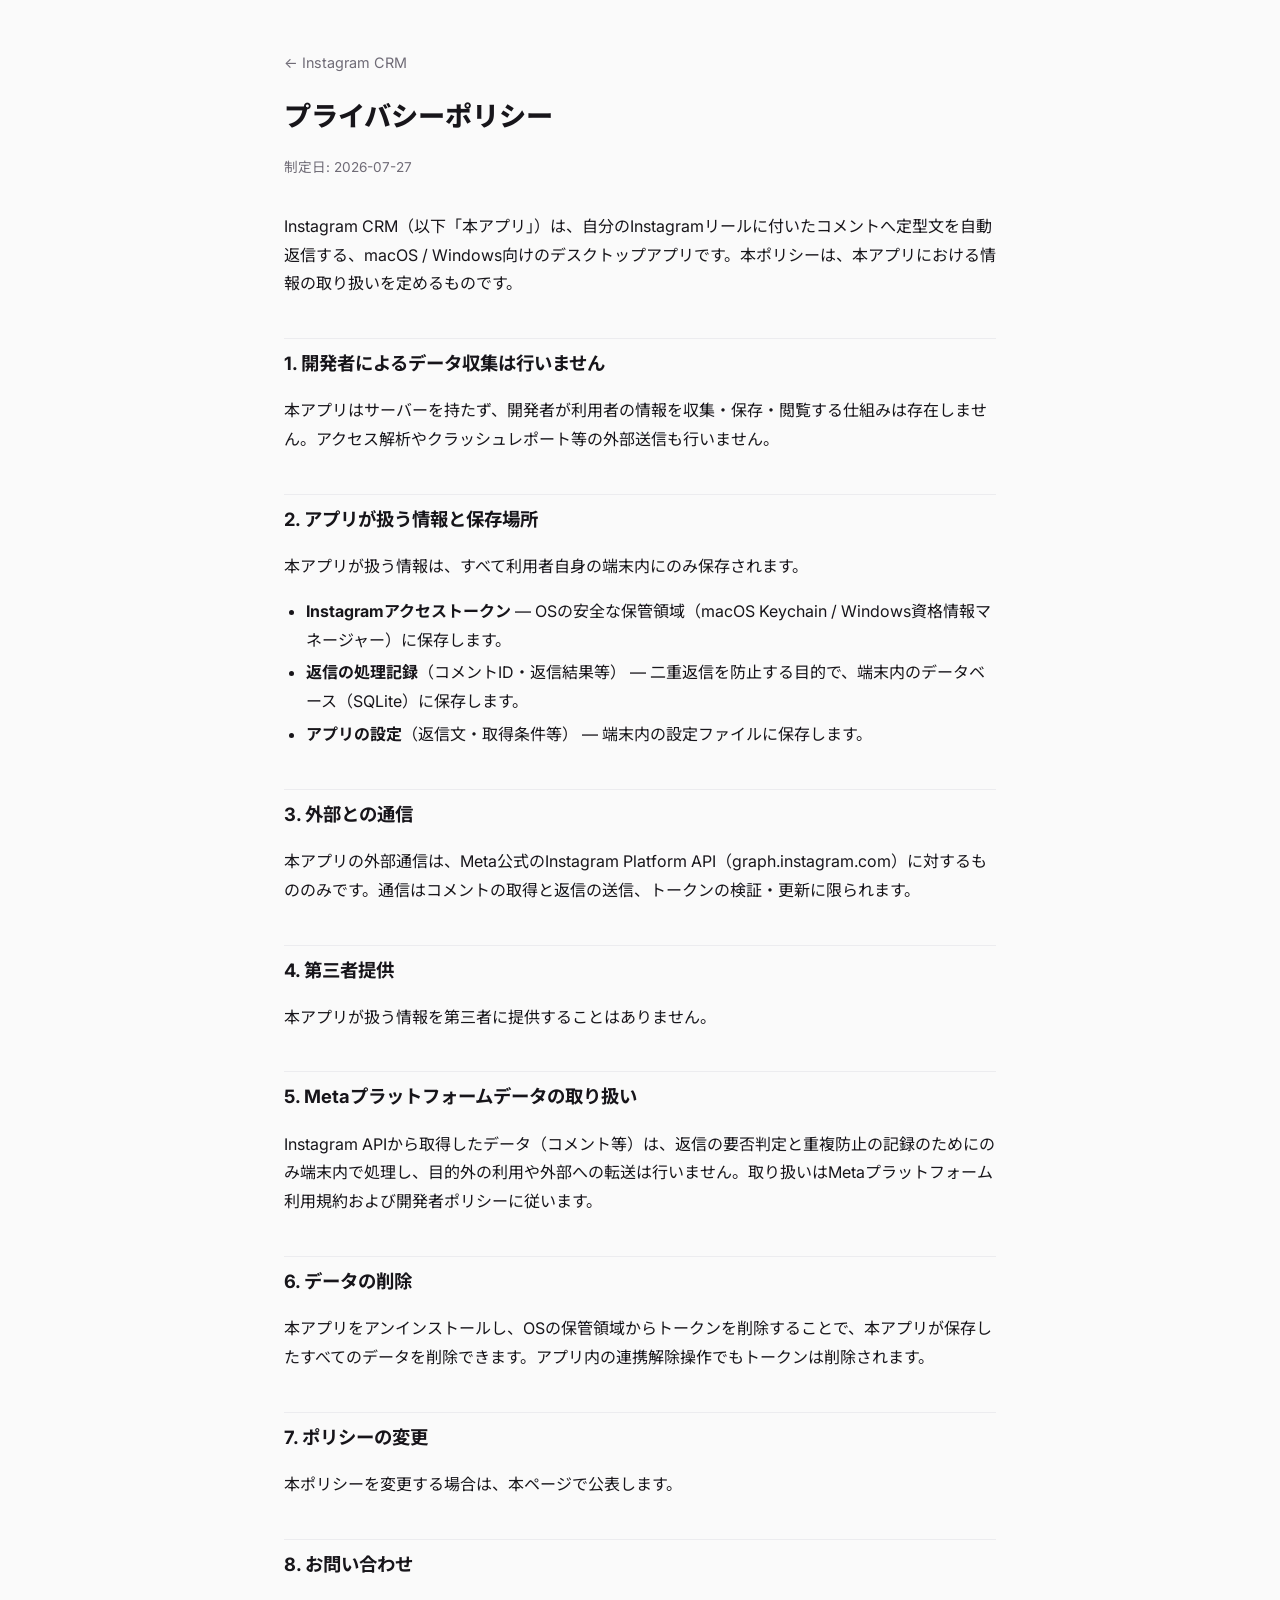
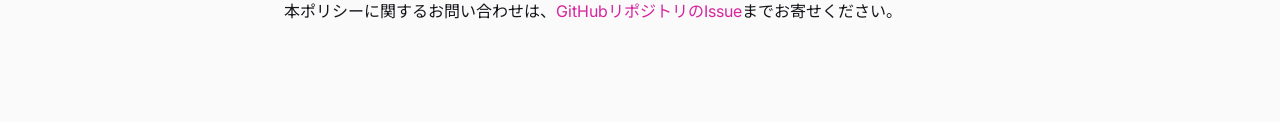
<file: docs/privacy.html>
<!DOCTYPE html>
<html lang="ja">
<head>
<meta charset="UTF-8">
<meta name="viewport" content="width=device-width, initial-scale=1.0">
<title>プライバシーポリシー — Instagram CRM</title>
<meta name="description" content="Instagram CRM のプライバシーポリシー。サーバーを持たないデスクトップアプリであり、利用者のデータを外部に収集・送信しません。">
<link rel="icon" type="image/png" href="assets/favicon.png">
<link rel="preconnect" href="https://fonts.googleapis.com">
<link rel="preconnect" href="https://fonts.gstatic.com" crossorigin>
<link href="https://fonts.googleapis.com/css2?family=Inter:wght@400;500;600;700;800&family=Noto+Sans+JP:wght@400;500;700;800&display=swap" rel="stylesheet">
<style>
  :root {
    --bg: #fafafa;
    --fg: #17151a;
    --muted: #6f6b76;
    --accent: #d6249f;
    --border: #ececef;
  }
  * { box-sizing: border-box; }
  body {
    margin: 0;
    font-family: "Inter", "Noto Sans JP", -apple-system, BlinkMacSystemFont, "Hiragino Sans", sans-serif;
    color: var(--fg);
    background: var(--bg);
    line-height: 1.8;
  }
  a { color: var(--accent); text-decoration: none; }
  a:hover { text-decoration: underline; }
  .wrap { max-width: 760px; margin: 0 auto; padding: 48px 24px 80px; }
  header a.back {
    font-size: 0.9rem;
    color: var(--muted);
  }
  h1 { font-size: 1.7rem; font-weight: 800; margin: 16px 0 4px; }
  .updated { color: var(--muted); font-size: 0.85rem; margin-bottom: 32px; }
  h2 {
    font-size: 1.15rem;
    font-weight: 700;
    margin: 40px 0 8px;
    padding-top: 8px;
    border-top: 1px solid var(--border);
  }
  ul { padding-left: 1.4em; }
  li { margin: 4px 0; }
</style>
</head>
<body>
<div class="wrap">
  <header>
    <a class="back" href="./">&larr; Instagram CRM</a>
    <h1>プライバシーポリシー</h1>
    <p class="updated">制定日: 2026-07-27</p>
  </header>

  <p>Instagram CRM（以下「本アプリ」）は、自分のInstagramリールに付いたコメントへ定型文を自動返信する、macOS / Windows向けのデスクトップアプリです。本ポリシーは、本アプリにおける情報の取り扱いを定めるものです。</p>

  <h2>1. 開発者によるデータ収集は行いません</h2>
  <p>本アプリはサーバーを持たず、開発者が利用者の情報を収集・保存・閲覧する仕組みは存在しません。アクセス解析やクラッシュレポート等の外部送信も行いません。</p>

  <h2>2. アプリが扱う情報と保存場所</h2>
  <p>本アプリが扱う情報は、すべて利用者自身の端末内にのみ保存されます。</p>
  <ul>
    <li><strong>Instagramアクセストークン</strong> — OSの安全な保管領域（macOS Keychain / Windows資格情報マネージャー）に保存します。</li>
    <li><strong>返信の処理記録</strong>（コメントID・返信結果等） — 二重返信を防止する目的で、端末内のデータベース（SQLite）に保存します。</li>
    <li><strong>アプリの設定</strong>（返信文・取得条件等） — 端末内の設定ファイルに保存します。</li>
  </ul>

  <h2>3. 外部との通信</h2>
  <p>本アプリの外部通信は、Meta公式のInstagram Platform API（graph.instagram.com）に対するもののみです。通信はコメントの取得と返信の送信、トークンの検証・更新に限られます。</p>

  <h2>4. 第三者提供</h2>
  <p>本アプリが扱う情報を第三者に提供することはありません。</p>

  <h2>5. Metaプラットフォームデータの取り扱い</h2>
  <p>Instagram APIから取得したデータ（コメント等）は、返信の要否判定と重複防止の記録のためにのみ端末内で処理し、目的外の利用や外部への転送は行いません。取り扱いはMetaプラットフォーム利用規約および開発者ポリシーに従います。</p>

  <h2>6. データの削除</h2>
  <p>本アプリをアンインストールし、OSの保管領域からトークンを削除することで、本アプリが保存したすべてのデータを削除できます。アプリ内の連携解除操作でもトークンは削除されます。</p>

  <h2>7. ポリシーの変更</h2>
  <p>本ポリシーを変更する場合は、本ページで公表します。</p>

  <h2>8. お問い合わせ</h2>
  <p>本ポリシーに関するお問い合わせは、<a href="https://github.com/kenshin-morioka/instagram-crm/issues" target="_blank" rel="noopener">GitHubリポジトリのIssue</a>までお寄せください。</p>
</div>
</body>
</html>
</file>
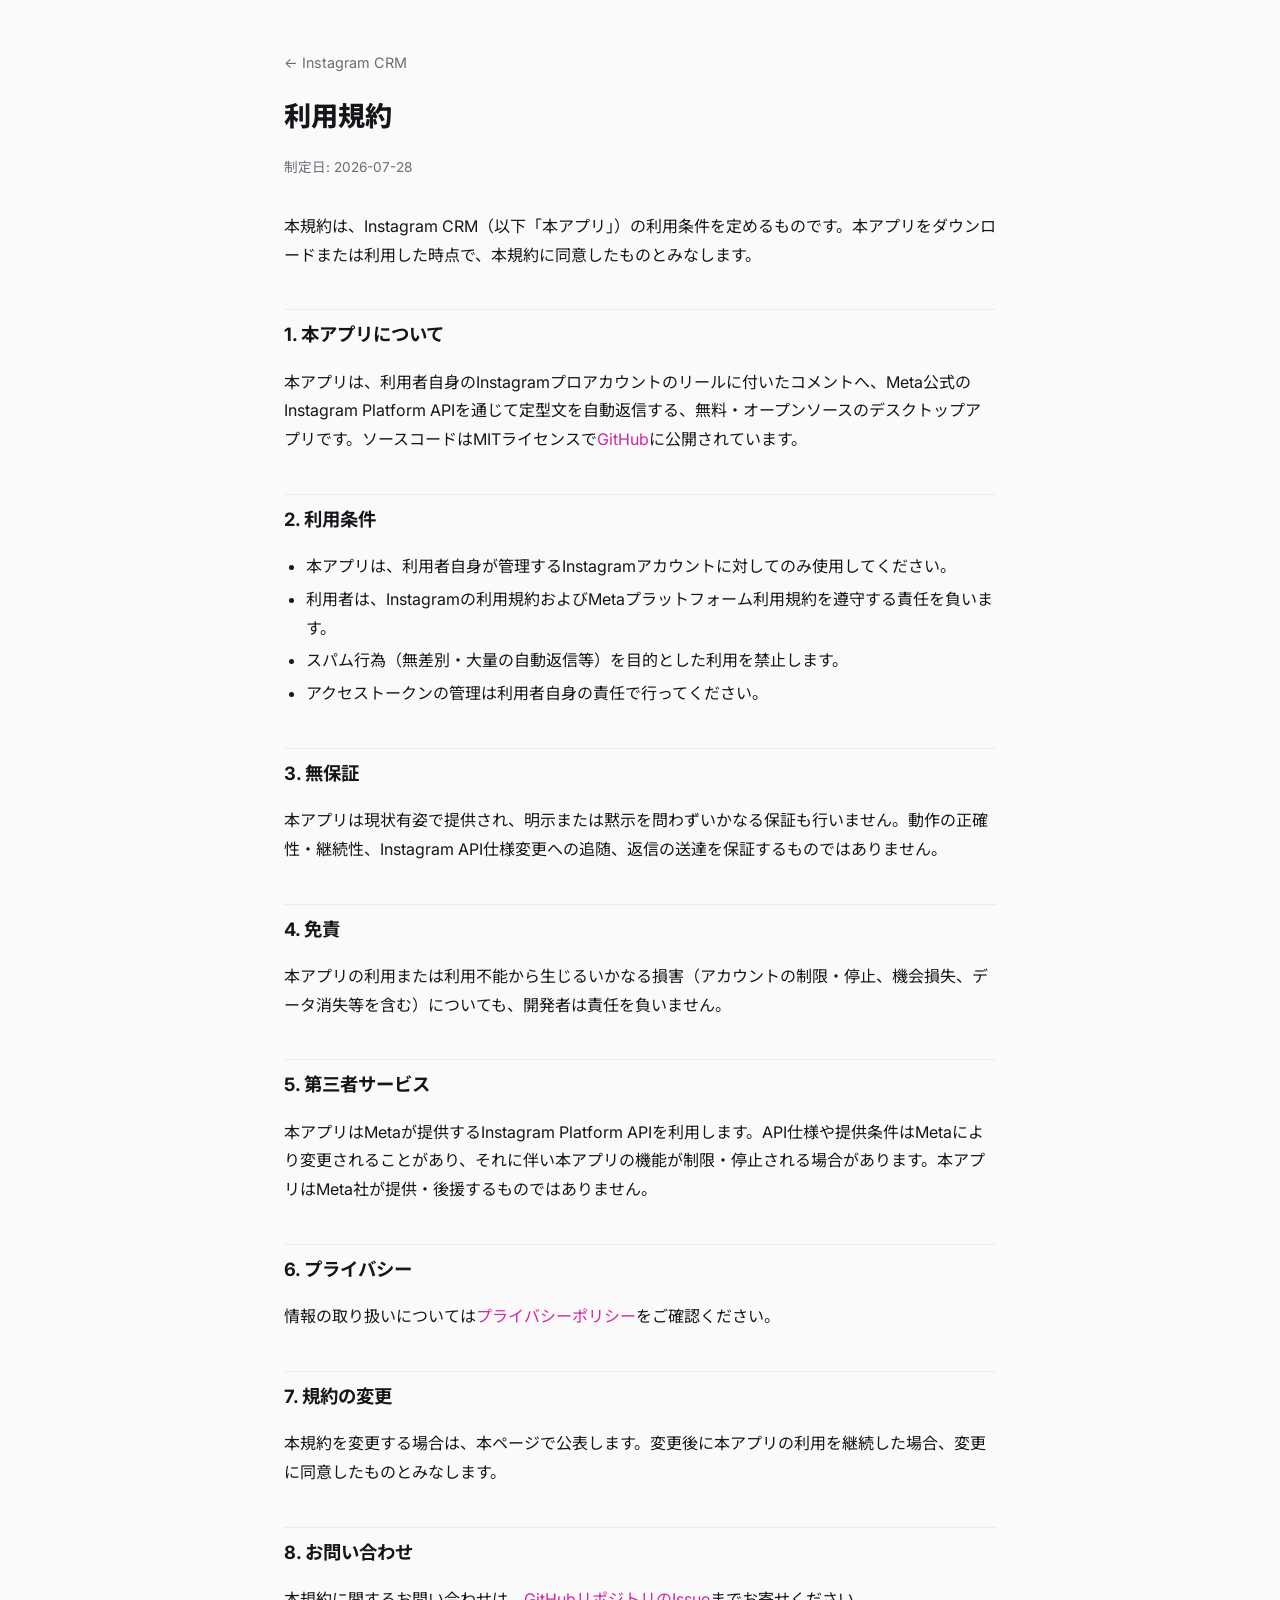
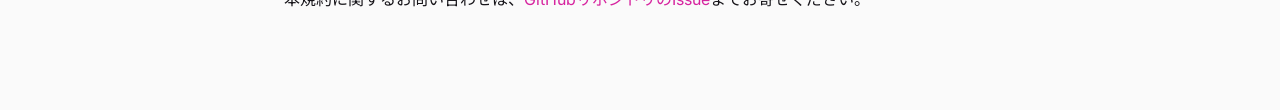
<file: docs/terms.html>
<!DOCTYPE html>
<html lang="ja">
<head>
<meta charset="UTF-8">
<meta name="viewport" content="width=device-width, initial-scale=1.0">
<title>利用規約 — Instagram CRM</title>
<meta name="description" content="Instagram CRM の利用規約。無料・オープンソースのデスクトップアプリの利用条件を定めます。">
<link rel="icon" type="image/png" href="assets/favicon.png">
<link rel="preconnect" href="https://fonts.googleapis.com">
<link rel="preconnect" href="https://fonts.gstatic.com" crossorigin>
<link href="https://fonts.googleapis.com/css2?family=Inter:wght@400;500;600;700;800&family=Noto+Sans+JP:wght@400;500;700;800&display=swap" rel="stylesheet">
<style>
  :root {
    --bg: #fafafa;
    --fg: #17151a;
    --muted: #6f6b76;
    --accent: #d6249f;
    --border: #ececef;
  }
  * { box-sizing: border-box; }
  body {
    margin: 0;
    font-family: "Inter", "Noto Sans JP", -apple-system, BlinkMacSystemFont, "Hiragino Sans", sans-serif;
    color: var(--fg);
    background: var(--bg);
    line-height: 1.8;
  }
  a { color: var(--accent); text-decoration: none; }
  a:hover { text-decoration: underline; }
  .wrap { max-width: 760px; margin: 0 auto; padding: 48px 24px 80px; }
  header a.back {
    font-size: 0.9rem;
    color: var(--muted);
  }
  h1 { font-size: 1.7rem; font-weight: 800; margin: 16px 0 4px; }
  .updated { color: var(--muted); font-size: 0.85rem; margin-bottom: 32px; }
  h2 {
    font-size: 1.15rem;
    font-weight: 700;
    margin: 40px 0 8px;
    padding-top: 8px;
    border-top: 1px solid var(--border);
  }
  ul { padding-left: 1.4em; }
  li { margin: 4px 0; }
</style>
</head>
<body>
<div class="wrap">
  <header>
    <a class="back" href="./">&larr; Instagram CRM</a>
    <h1>利用規約</h1>
    <p class="updated">制定日: 2026-07-28</p>
  </header>

  <p>本規約は、Instagram CRM（以下「本アプリ」）の利用条件を定めるものです。本アプリをダウンロードまたは利用した時点で、本規約に同意したものとみなします。</p>

  <h2>1. 本アプリについて</h2>
  <p>本アプリは、利用者自身のInstagramプロアカウントのリールに付いたコメントへ、Meta公式のInstagram Platform APIを通じて定型文を自動返信する、無料・オープンソースのデスクトップアプリです。ソースコードはMITライセンスで<a href="https://github.com/kenshin-morioka/instagram-crm" target="_blank" rel="noopener">GitHub</a>に公開されています。</p>

  <h2>2. 利用条件</h2>
  <ul>
    <li>本アプリは、利用者自身が管理するInstagramアカウントに対してのみ使用してください。</li>
    <li>利用者は、Instagramの利用規約およびMetaプラットフォーム利用規約を遵守する責任を負います。</li>
    <li>スパム行為（無差別・大量の自動返信等）を目的とした利用を禁止します。</li>
    <li>アクセストークンの管理は利用者自身の責任で行ってください。</li>
  </ul>

  <h2>3. 無保証</h2>
  <p>本アプリは現状有姿で提供され、明示または黙示を問わずいかなる保証も行いません。動作の正確性・継続性、Instagram API仕様変更への追随、返信の送達を保証するものではありません。</p>

  <h2>4. 免責</h2>
  <p>本アプリの利用または利用不能から生じるいかなる損害（アカウントの制限・停止、機会損失、データ消失等を含む）についても、開発者は責任を負いません。</p>

  <h2>5. 第三者サービス</h2>
  <p>本アプリはMetaが提供するInstagram Platform APIを利用します。API仕様や提供条件はMetaにより変更されることがあり、それに伴い本アプリの機能が制限・停止される場合があります。本アプリはMeta社が提供・後援するものではありません。</p>

  <h2>6. プライバシー</h2>
  <p>情報の取り扱いについては<a href="privacy.html">プライバシーポリシー</a>をご確認ください。</p>

  <h2>7. 規約の変更</h2>
  <p>本規約を変更する場合は、本ページで公表します。変更後に本アプリの利用を継続した場合、変更に同意したものとみなします。</p>

  <h2>8. お問い合わせ</h2>
  <p>本規約に関するお問い合わせは、<a href="https://github.com/kenshin-morioka/instagram-crm/issues" target="_blank" rel="noopener">GitHubリポジトリのIssue</a>までお寄せください。</p>
</div>
</body>
</html>
</file>
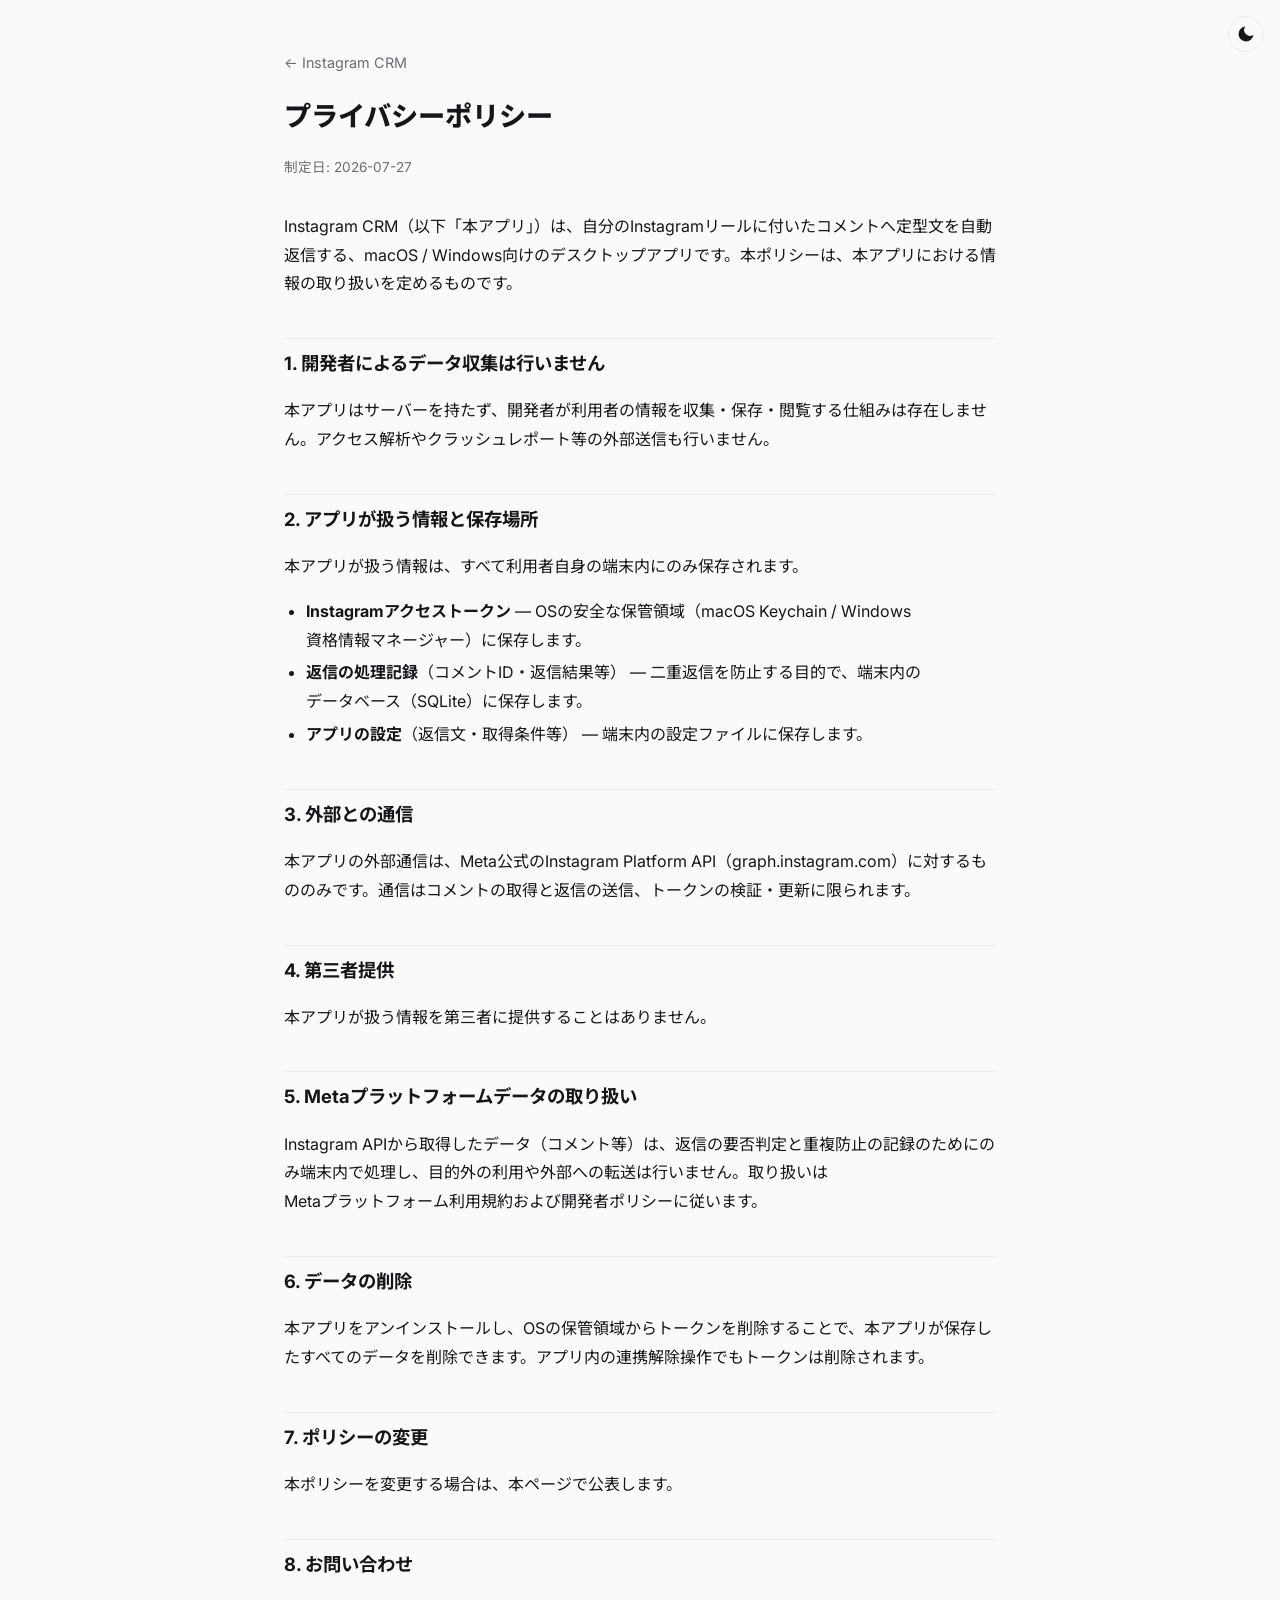
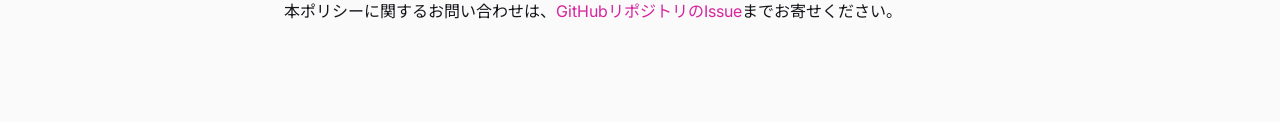
<file: website/privacy.html>
<!DOCTYPE html>
<html lang="ja">
<head>
<meta charset="UTF-8">
<meta name="viewport" content="width=device-width, initial-scale=1.0">
<title>プライバシーポリシー — Instagram CRM</title>
<meta name="description" content="Instagram CRM のプライバシーポリシー。サーバーを持たないデスクトップアプリであり、利用者のデータを外部に収集・送信しません。">
<link rel="icon" type="image/png" href="assets/favicon.png">
<link rel="canonical" href="https://kenshin-morioka.github.io/instagram-crm/privacy.html">
<meta property="og:type" content="article">
<meta property="og:site_name" content="Instagram CRM">
<meta property="og:locale" content="ja_JP">
<meta property="og:url" content="https://kenshin-morioka.github.io/instagram-crm/privacy.html">
<meta property="og:title" content="プライバシーポリシー — Instagram CRM">
<meta property="og:description" content="Instagram CRM のプライバシーポリシー。サーバーを持たないデスクトップアプリであり、利用者のデータを外部に収集・送信しません。">
<meta property="og:image" content="https://kenshin-morioka.github.io/instagram-crm/assets/ogp.png">
<meta property="og:image:width" content="1200">
<meta property="og:image:height" content="630">
<meta name="twitter:card" content="summary_large_image">
<link rel="preconnect" href="https://fonts.googleapis.com">
<link rel="preconnect" href="https://fonts.gstatic.com" crossorigin>
<link href="https://fonts.googleapis.com/css2?family=Inter:wght@400;500;600;700;800&family=Noto+Sans+JP:wght@400;500;700;800&display=swap" rel="stylesheet">
<script src="assets/theme.js"></script>
<style>
  :root {
    --bg: #fafafa;
    --fg: #17151a;
    --muted: #6f6b76;
    --accent: #d6249f;
    --border: #ececef;
  }
  :root[data-theme="dark"] {
    --bg: #141118;
    --fg: #f1eef5;
    --muted: #a39daf;
    --border: #2c2735;
  }
  html { color-scheme: light; }
  :root[data-theme="dark"] { color-scheme: dark; }
  .theme-toggle {
    position: fixed;
    top: 16px;
    right: 16px;
    display: inline-flex;
    align-items: center;
    justify-content: center;
    width: 36px;
    height: 36px;
    border-radius: 50%;
    border: 1px solid var(--border);
    background: var(--bg);
    color: var(--fg);
    cursor: pointer;
  }
  .theme-toggle svg { width: 20px; height: 20px; fill: currentColor; }
  .theme-toggle .sun { display: none; }
  .theme-toggle .moon { display: block; }
  :root[data-theme="dark"] .theme-toggle .sun { display: block; }
  :root[data-theme="dark"] .theme-toggle .moon { display: none; }
  * { box-sizing: border-box; }
  body {
    margin: 0;
    font-family: "Inter", "Noto Sans JP", -apple-system, BlinkMacSystemFont, "Hiragino Sans", sans-serif;
    color: var(--fg);
    background: var(--bg);
    line-height: 1.8;
  }
  a { color: var(--accent); text-decoration: none; }
  a:hover { text-decoration: underline; }
  .wrap { max-width: 760px; margin: 0 auto; padding: 48px 24px 80px; }
  header a.back {
    font-size: 0.9rem;
    color: var(--muted);
  }
  h1 { font-size: 1.7rem; font-weight: 800; margin: 16px 0 4px; }
  .updated { color: var(--muted); font-size: 0.85rem; margin-bottom: 32px; }
  h2 {
    font-size: 1.15rem;
    font-weight: 700;
    margin: 40px 0 8px;
    padding-top: 8px;
    border-top: 1px solid var(--border);
  }
  ul { padding-left: 1.4em; }
  li { margin: 4px 0; }
  /* 単語の途中で改行させたい語をspanで囲んで一塊として扱う */
  .nobreak { display: inline-block; }
</style>
</head>
<body>
<button class="theme-toggle" type="button" aria-label="ダークモード切り替え" title="テーマ切り替え">
  <svg class="moon" viewBox="0 0 24 24" aria-hidden="true"><path d="M21 12.79A9 9 0 1 1 11.21 3 7 7 0 0 0 21 12.79z"/></svg>
  <svg class="sun" viewBox="0 0 24 24" aria-hidden="true"><path d="M12 17a5 5 0 1 0 0-10 5 5 0 0 0 0 10zm0-14a1 1 0 0 1 1 1v1a1 1 0 1 1-2 0V4a1 1 0 0 1 1-1zm0 16a1 1 0 0 1 1 1v1a1 1 0 1 1-2 0v-1a1 1 0 0 1 1-1zm9-8a1 1 0 0 1-1 1h-1a1 1 0 1 1 0-2h1a1 1 0 0 1 1 1zM5 12a1 1 0 0 1-1 1H3a1 1 0 1 1 0-2h1a1 1 0 0 1 1 1zm12.66 6.66a1 1 0 0 1-1.41 0l-.71-.71a1 1 0 0 1 1.41-1.41l.71.71a1 1 0 0 1 0 1.41zM8.46 8.46a1 1 0 0 1-1.41 0l-.71-.71A1 1 0 0 1 7.75 6.34l.71.71a1 1 0 0 1 0 1.41zm9.2-2.12a1 1 0 0 1 0 1.41l-.71.71a1 1 0 1 1-1.41-1.41l.71-.71a1 1 0 0 1 1.41 0zM8.46 15.54a1 1 0 0 1 0 1.41l-.71.71a1 1 0 0 1-1.41-1.41l.71-.71a1 1 0 0 1 1.41 0z"/></svg>
</button>
<div class="wrap">
  <header>
    <a class="back" href="./">&larr; Instagram CRM</a>
    <h1><span class="nobreak">プライバシーポリシー</span></h1>
    <p class="updated">制定日: 2026-07-27</p>
  </header>

  <p>Instagram CRM（以下「本アプリ」）は、自分のInstagram<span class="nobreak">リール</span>に付いた<span class="nobreak">コメント</span>へ定型文を自動返信する、macOS / Windows向けの<span class="nobreak">デスクトップアプリ</span>です。本ポリシーは、本アプリにおける情報の取り扱いを定めるものです。</p>

  <h2>1. 開発者によるデータ収集は行いません</h2>
  <p>本アプリはサーバーを持たず、開発者が利用者の情報を収集・保存・閲覧する仕組みは存在しません。<span class="nobreak">アクセス解析</span>や<span class="nobreak">クラッシュレポート</span>等の外部送信も行いません。</p>

  <h2>2. アプリが扱う情報と保存場所</h2>
  <p>本アプリが扱う情報は、すべて利用者自身の端末内にのみ保存されます。</p>
  <ul>
    <li><strong>Instagram<span class="nobreak">アクセストークン</span></strong> — OSの安全な保管領域（macOS Keychain / Windows<span class="nobreak">資格情報マネージャー）</span>に保存します。</li>
    <li><strong>返信の処理記録</strong>（<span class="nobreak">コメント</span>ID・返信結果等） — 二重返信を防止する目的で、端末内の<span class="nobreak">データベース</span>（SQLite）に保存します。</li>
    <li><strong>アプリの設定</strong>（返信文・取得条件等） — 端末内の<span class="nobreak">設定ファイル</span>に保存します。</li>
  </ul>

  <h2>3. 外部との通信</h2>
  <p>本アプリの外部通信は、Meta公式のInstagram Platform API（graph.instagram.com）に対するもののみです。通信は<span class="nobreak">コメント</span>の取得と返信の送信、<span class="nobreak">トークン</span>の検証・更新に限られます。</p>

  <h2>4. 第三者提供</h2>
  <p>本アプリが扱う情報を第三者に提供することはありません。</p>

  <h2>5. <span class="nobreak">Metaプラットフォームデータ</span>の取り扱い</h2>
  <p>Instagram APIから取得したデータ（<span class="nobreak">コメント</span>等）は、返信の要否判定と重複防止の記録のためにのみ端末内で処理し、目的外の利用や外部への転送は行いません。取り扱いは<span class="nobreak">Metaプラットフォーム利用規約</span>および開発者ポリシーに従います。</p>

  <h2>6. データの削除</h2>
  <p>本アプリをアンインストールし、OSの保管領域から<span class="nobreak">トークン</span>を削除することで、本アプリが保存したすべてのデータを削除できます。アプリ内の連携解除操作でも<span class="nobreak">トークン</span>は削除されます。</p>

  <h2>7. ポリシーの変更</h2>
  <p>本ポリシーを変更する場合は、本ページで公表します。</p>

  <h2>8. お問い合わせ</h2>
  <p>本ポリシーに関するお問い合わせは、<a href="https://github.com/kenshin-morioka/instagram-crm/issues" target="_blank" rel="noopener">GitHubリポジトリのIssue</a>までお寄せください。</p>
</div>
</body>
</html>
</file>
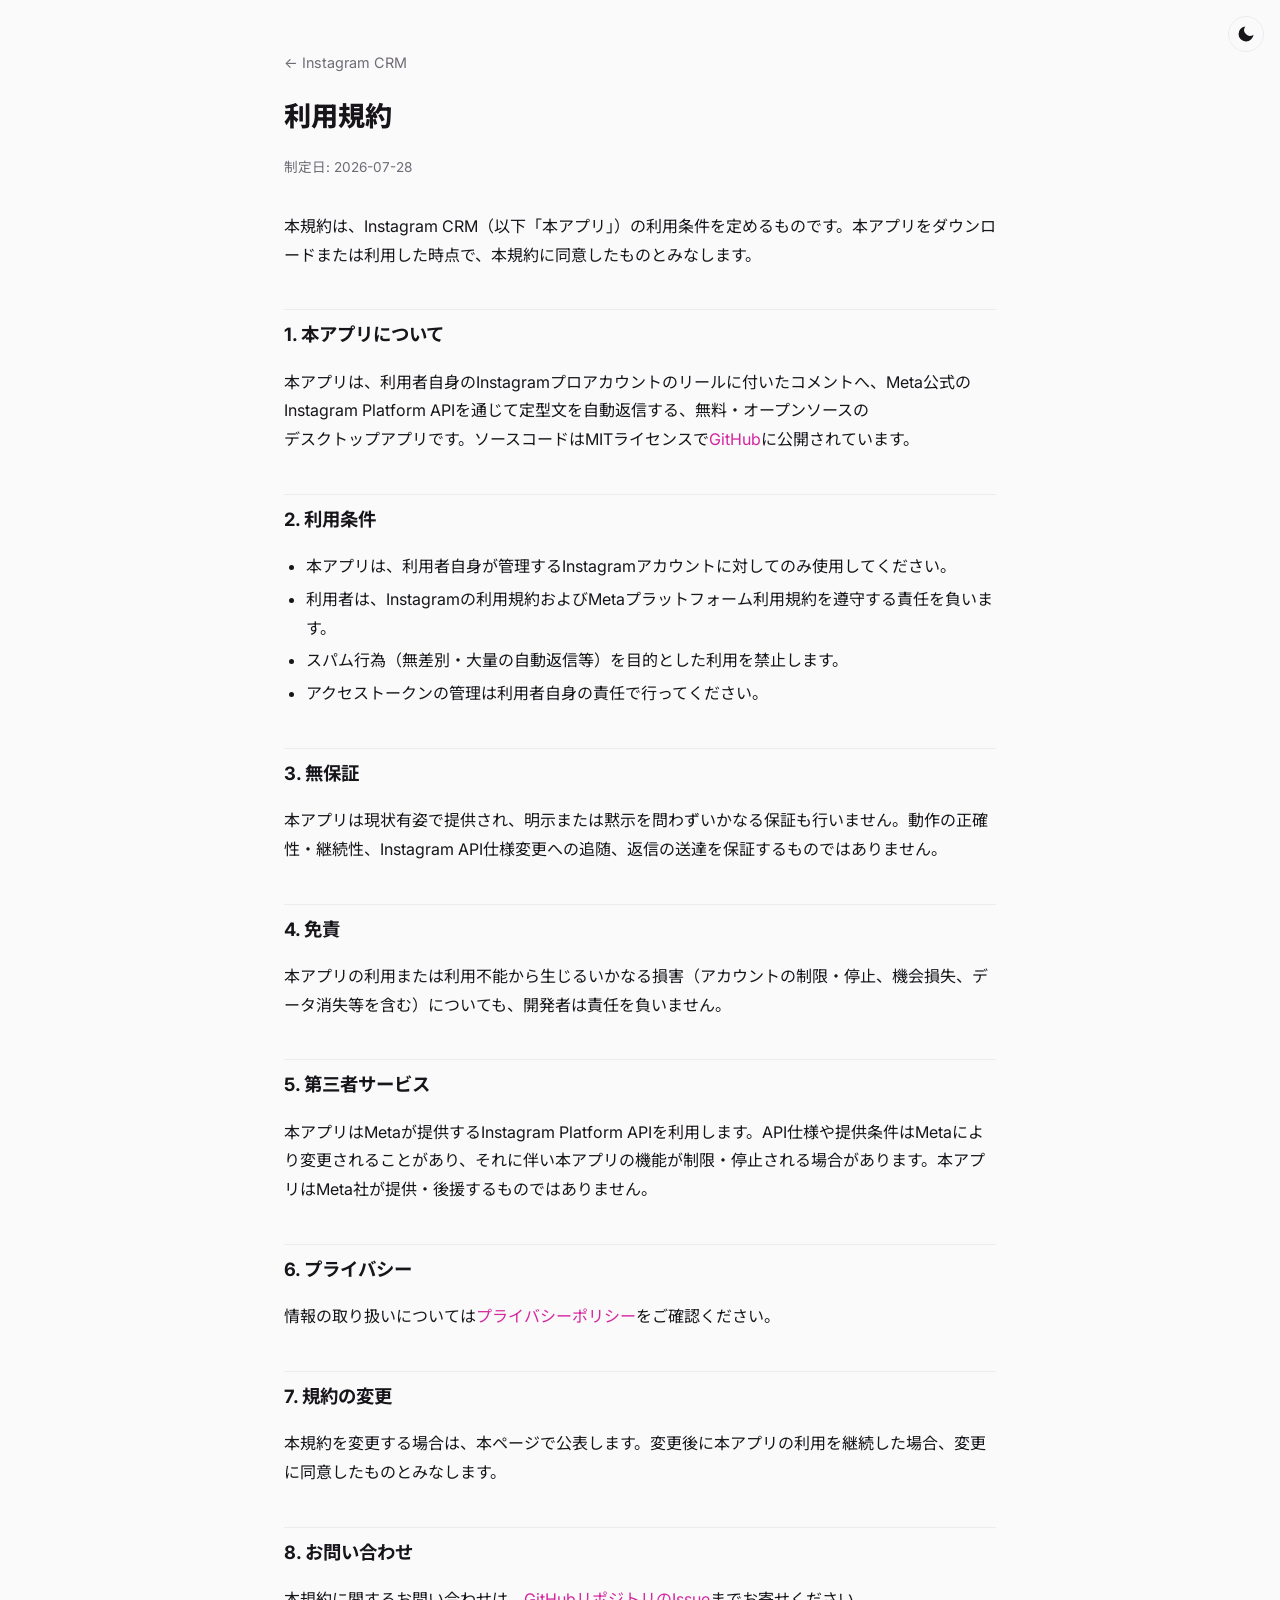
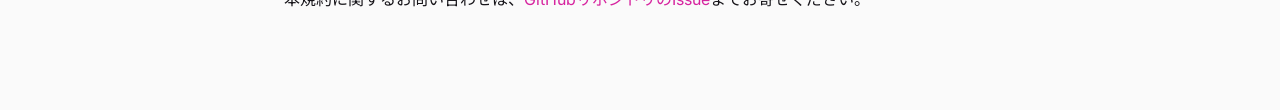
<file: website/terms.html>
<!DOCTYPE html>
<html lang="ja">
<head>
<meta charset="UTF-8">
<meta name="viewport" content="width=device-width, initial-scale=1.0">
<title>利用規約 — Instagram CRM</title>
<meta name="description" content="Instagram CRM の利用規約。無料・オープンソースのデスクトップアプリの利用条件を定めます。">
<link rel="icon" type="image/png" href="assets/favicon.png">
<link rel="canonical" href="https://kenshin-morioka.github.io/instagram-crm/terms.html">
<meta property="og:type" content="article">
<meta property="og:site_name" content="Instagram CRM">
<meta property="og:locale" content="ja_JP">
<meta property="og:url" content="https://kenshin-morioka.github.io/instagram-crm/terms.html">
<meta property="og:title" content="利用規約 — Instagram CRM">
<meta property="og:description" content="Instagram CRM の利用規約。無料・オープンソースのデスクトップアプリの利用条件を定めます。">
<meta property="og:image" content="https://kenshin-morioka.github.io/instagram-crm/assets/ogp.png">
<meta property="og:image:width" content="1200">
<meta property="og:image:height" content="630">
<meta name="twitter:card" content="summary_large_image">
<link rel="preconnect" href="https://fonts.googleapis.com">
<link rel="preconnect" href="https://fonts.gstatic.com" crossorigin>
<link href="https://fonts.googleapis.com/css2?family=Inter:wght@400;500;600;700;800&family=Noto+Sans+JP:wght@400;500;700;800&display=swap" rel="stylesheet">
<script src="assets/theme.js"></script>
<style>
  :root {
    --bg: #fafafa;
    --fg: #17151a;
    --muted: #6f6b76;
    --accent: #d6249f;
    --border: #ececef;
  }
  :root[data-theme="dark"] {
    --bg: #141118;
    --fg: #f1eef5;
    --muted: #a39daf;
    --border: #2c2735;
  }
  html { color-scheme: light; }
  :root[data-theme="dark"] { color-scheme: dark; }
  .theme-toggle {
    position: fixed;
    top: 16px;
    right: 16px;
    display: inline-flex;
    align-items: center;
    justify-content: center;
    width: 36px;
    height: 36px;
    border-radius: 50%;
    border: 1px solid var(--border);
    background: var(--bg);
    color: var(--fg);
    cursor: pointer;
  }
  .theme-toggle svg { width: 20px; height: 20px; fill: currentColor; }
  .theme-toggle .sun { display: none; }
  .theme-toggle .moon { display: block; }
  :root[data-theme="dark"] .theme-toggle .sun { display: block; }
  :root[data-theme="dark"] .theme-toggle .moon { display: none; }
  * { box-sizing: border-box; }
  body {
    margin: 0;
    font-family: "Inter", "Noto Sans JP", -apple-system, BlinkMacSystemFont, "Hiragino Sans", sans-serif;
    color: var(--fg);
    background: var(--bg);
    line-height: 1.8;
  }
  a { color: var(--accent); text-decoration: none; }
  a:hover { text-decoration: underline; }
  .wrap { max-width: 760px; margin: 0 auto; padding: 48px 24px 80px; }
  header a.back {
    font-size: 0.9rem;
    color: var(--muted);
  }
  h1 { font-size: 1.7rem; font-weight: 800; margin: 16px 0 4px; }
  .updated { color: var(--muted); font-size: 0.85rem; margin-bottom: 32px; }
  h2 {
    font-size: 1.15rem;
    font-weight: 700;
    margin: 40px 0 8px;
    padding-top: 8px;
    border-top: 1px solid var(--border);
  }
  ul { padding-left: 1.4em; }
  li { margin: 4px 0; }
  /* 単語の途中で改行させたい語をspanで囲んで一塊として扱う */
  .nobreak { display: inline-block; }
</style>
</head>
<body>
<button class="theme-toggle" type="button" aria-label="ダークモード切り替え" title="テーマ切り替え">
  <svg class="moon" viewBox="0 0 24 24" aria-hidden="true"><path d="M21 12.79A9 9 0 1 1 11.21 3 7 7 0 0 0 21 12.79z"/></svg>
  <svg class="sun" viewBox="0 0 24 24" aria-hidden="true"><path d="M12 17a5 5 0 1 0 0-10 5 5 0 0 0 0 10zm0-14a1 1 0 0 1 1 1v1a1 1 0 1 1-2 0V4a1 1 0 0 1 1-1zm0 16a1 1 0 0 1 1 1v1a1 1 0 1 1-2 0v-1a1 1 0 0 1 1-1zm9-8a1 1 0 0 1-1 1h-1a1 1 0 1 1 0-2h1a1 1 0 0 1 1 1zM5 12a1 1 0 0 1-1 1H3a1 1 0 1 1 0-2h1a1 1 0 0 1 1 1zm12.66 6.66a1 1 0 0 1-1.41 0l-.71-.71a1 1 0 0 1 1.41-1.41l.71.71a1 1 0 0 1 0 1.41zM8.46 8.46a1 1 0 0 1-1.41 0l-.71-.71A1 1 0 0 1 7.75 6.34l.71.71a1 1 0 0 1 0 1.41zm9.2-2.12a1 1 0 0 1 0 1.41l-.71.71a1 1 0 1 1-1.41-1.41l.71-.71a1 1 0 0 1 1.41 0zM8.46 15.54a1 1 0 0 1 0 1.41l-.71.71a1 1 0 0 1-1.41-1.41l.71-.71a1 1 0 0 1 1.41 0z"/></svg>
</button>
<div class="wrap">
  <header>
    <a class="back" href="./">&larr; Instagram CRM</a>
    <h1>利用規約</h1>
    <p class="updated">制定日: 2026-07-28</p>
  </header>

  <p>本規約は、Instagram CRM（以下「本アプリ」）の利用条件を定めるものです。本アプリをダウンロードまたは利用した時点で、本規約に同意したものとみなします。</p>

  <h2>1. 本アプリについて</h2>
  <p>本アプリは、利用者自身のInstagram<span class="nobreak">プロアカウント</span>の<span class="nobreak">リール</span>に付いた<span class="nobreak">コメント</span>へ、Meta公式のInstagram Platform APIを通じて定型文を自動返信する、無料・<span class="nobreak">オープンソース</span>の<span class="nobreak">デスクトップアプリ</span>です。<span class="nobreak">ソースコード</span>はMITライセンスで<a href="https://github.com/kenshin-morioka/instagram-crm" target="_blank" rel="noopener">GitHub</a>に公開されています。</p>

  <h2>2. 利用条件</h2>
  <ul>
    <li>本アプリは、利用者自身が管理するInstagramアカウントに対してのみ使用してください。</li>
    <li>利用者は、Instagramの利用規約および<span class="nobreak">Metaプラットフォーム利用規約</span>を遵守する責任を負います。</li>
    <li><span class="nobreak">スパム行為</span>（無差別・大量の自動返信等）を目的とした利用を禁止します。</li>
    <li><span class="nobreak">アクセストークン</span>の管理は利用者自身の責任で行ってください。</li>
  </ul>

  <h2>3. 無保証</h2>
  <p>本アプリは現状有姿で提供され、明示または黙示を問わずいかなる保証も行いません。動作の正確性・継続性、Instagram API仕様変更への追随、返信の送達を保証するものではありません。</p>

  <h2>4. 免責</h2>
  <p>本アプリの利用または利用不能から生じるいかなる損害（アカウントの制限・停止、機会損失、データ消失等を含む）についても、開発者は責任を負いません。</p>

  <h2>5. 第三者サービス</h2>
  <p>本アプリはMetaが提供するInstagram Platform APIを利用します。API仕様や提供条件はMetaにより変更されることがあり、それに伴い本アプリの機能が制限・停止される場合があります。本アプリはMeta社が提供・後援するものではありません。</p>

  <h2>6. プライバシー</h2>
  <p>情報の取り扱いについては<a href="privacy.html"><span class="nobreak">プライバシーポリシー</span></a>をご確認ください。</p>

  <h2>7. 規約の変更</h2>
  <p>本規約を変更する場合は、本ページで公表します。変更後に本アプリの利用を継続した場合、変更に同意したものとみなします。</p>

  <h2>8. お問い合わせ</h2>
  <p>本規約に関するお問い合わせは、<a href="https://github.com/kenshin-morioka/instagram-crm/issues" target="_blank" rel="noopener">GitHubリポジトリのIssue</a>までお寄せください。</p>
</div>
</body>
</html>
</file>
<file: ui/style.css>
:root {
  color-scheme: light dark;
  font-family: system-ui, -apple-system, "Hiragino Sans", "Yu Gothic UI", sans-serif;

  --ig-gradient: linear-gradient(45deg, #f9ce34, #ee2a7b 50%, #6228d7);
  --bg: #fafafa;
  --card-bg: #ffffff;
  --card-border: rgba(0, 0, 0, 0.06);
  --card-shadow: 0 1px 2px rgba(0, 0, 0, 0.04), 0 8px 24px rgba(98, 40, 215, 0.06);
  --text: #1c1c1e;
  --text-sub: #8e8e93;
  --input-bg: #f2f2f7;
  --input-border: rgba(0, 0, 0, 0.08);
  --accent: #ee2a7b;
  --ok: #2ecc71;
  --warn: #e67e22;
}

@media (prefers-color-scheme: dark) {
  :root {
    --bg: #0e0e11;
    --card-bg: #1a1a1f;
    --card-border: rgba(255, 255, 255, 0.07);
    --card-shadow: 0 1px 2px rgba(0, 0, 0, 0.4), 0 12px 32px rgba(98, 40, 215, 0.12);
    --text: #f2f2f7;
    --text-sub: #98989f;
    --input-bg: #26262c;
    --input-border: rgba(255, 255, 255, 0.1);
  }
}

* {
  box-sizing: border-box;
}

body {
  margin: 0;
  padding: 24px 20px 32px;
  background: var(--bg);
  color: var(--text);
  -webkit-font-smoothing: antialiased;
  overflow-x: hidden;
}

/* 画面上部にうっすらブランドグラデーションを敷く */
.bg-glow {
  position: fixed;
  inset: -40% -20% auto;
  height: 55%;
  background: var(--ig-gradient);
  opacity: 0.14;
  filter: blur(80px);
  pointer-events: none;
  z-index: 0;
}

main {
  position: relative;
  max-width: 420px;
  margin: 0 auto;
  z-index: 1;
}

/* ---------- header ---------- */

.app-header {
  display: flex;
  align-items: center;
  gap: 12px;
  margin-bottom: 20px;
}

.logo {
  width: 44px;
  height: 44px;
  border-radius: 12px;
  background: var(--ig-gradient);
  color: #fff;
  display: grid;
  place-items: center;
  box-shadow: 0 4px 14px rgba(238, 42, 123, 0.35);
}

.logo svg {
  width: 24px;
  height: 24px;
}

.app-title h1 {
  font-size: 18px;
  font-weight: 700;
  margin: 0;
  letter-spacing: 0.01em;
}

.app-title p {
  margin: 2px 0 0;
  font-size: 12px;
  color: var(--text-sub);
}

/* ---------- update banner ---------- */

.update-banner {
  display: flex;
  align-items: center;
  justify-content: space-between;
  gap: 10px;
  padding: 10px 14px;
  margin-bottom: 14px;
  border: 1px solid rgba(238, 42, 123, 0.25);
  border-radius: 12px;
  background: rgba(238, 42, 123, 0.08);
  font-size: 12px;
  font-weight: 600;
}

/* display: flex がhidden属性 (display: none) より優先されてしまうのを打ち消す */
.update-banner[hidden] {
  display: none;
}

.update-banner .btn {
  flex: none;
}

/* ---------- cards ---------- */

.card {
  background: var(--card-bg);
  border: 1px solid var(--card-border);
  border-radius: 16px;
  box-shadow: var(--card-shadow);
  padding: 16px;
  margin-bottom: 14px;
}

.card-label {
  font-size: 11px;
  font-weight: 600;
  letter-spacing: 0.08em;
  text-transform: uppercase;
  color: var(--text-sub);
  margin-bottom: 10px;
  display: flex;
  align-items: center;
  gap: 6px;
}

.help-icon {
  width: 16px;
  height: 16px;
  padding: 0;
  margin: 0;
  border: 1px solid var(--input-border);
  border-radius: 50%;
  background: var(--input-bg);
  color: var(--text-sub);
  font-size: 10px;
  font-weight: 700;
  line-height: 1;
  cursor: pointer;
}

.help-icon:hover {
  color: var(--accent);
  border-color: var(--accent);
}

.card-actions {
  display: flex;
  justify-content: flex-end;
  margin-top: 10px;
}

/* ---------- status ---------- */

#status-line {
  display: flex;
  align-items: center;
  gap: 10px;
  margin: 0;
  font-size: 15px;
  font-weight: 600;
}

.dot {
  width: 12px;
  height: 12px;
  border-radius: 50%;
  background: var(--text-sub);
  flex: none;
}

.dot.connected {
  background: var(--ok);
  animation: pulse 2.4s ease-out infinite;
}

.dot.needs-reauth {
  background: var(--warn);
}

@keyframes pulse {
  0% {
    box-shadow: 0 0 0 0 rgba(46, 204, 113, 0.45);
  }
  70% {
    box-shadow: 0 0 0 9px rgba(46, 204, 113, 0);
  }
  100% {
    box-shadow: 0 0 0 0 rgba(46, 204, 113, 0);
  }
}

.badge {
  font-size: 10px;
  font-weight: 700;
  letter-spacing: 0.05em;
  padding: 3px 8px;
  border-radius: 999px;
  background: rgba(98, 40, 215, 0.15);
  color: var(--accent);
}

.badge-warn {
  background: rgba(230, 126, 34, 0.18);
  color: var(--warn);
}

/* ---------- 送信モード ---------- */

#mode-line {
  margin: 0 0 10px;
}

/* 修飾クラスなし = 初回の状態取得前 (モード確認中) のニュートラル表示 */
.mode-badge {
  display: inline-block;
  font-size: 13px;
  font-weight: 700;
  letter-spacing: 0.03em;
  padding: 6px 14px;
  border-radius: 999px;
  background: var(--input-bg);
  color: var(--text-sub);
}

.mode-dry {
  background: rgba(98, 40, 215, 0.15);
  color: var(--accent);
}

.mode-live {
  background: rgba(46, 204, 113, 0.18);
  color: var(--ok);
}

.mode-card .btn {
  width: 100%;
}

.btn-small {
  margin-top: 0;
  padding: 5px 12px;
  font-size: 12px;
}

.btn-row {
  display: flex;
  gap: 8px;
  margin: 10px 0 0;
}

#token-form {
  margin-top: 14px;
  display: flex;
  flex-direction: column;
  gap: 10px;
}

/* display: flex がhidden属性 (display: none) より優先されてしまうのを打ち消す */
#token-form[hidden] {
  display: none;
}

#token-form input {
  width: 100%;
  padding: 10px 12px;
  border: 1px solid var(--input-border);
  border-radius: 10px;
  background: var(--input-bg);
  color: var(--text);
  font: inherit;
  font-size: 13px;
  transition: border-color 0.15s, box-shadow 0.15s;
}

#token-form input:focus {
  outline: none;
  border-color: var(--accent);
  box-shadow: 0 0 0 3px rgba(238, 42, 123, 0.15);
}

#token-form .btn-gradient {
  width: 100%;
}

.hint {
  margin: 0 0 10px;
  font-size: 11px;
  line-height: 1.6;
  color: var(--text-sub);
}

#token-form .hint {
  margin-bottom: 0;
}

.hint a {
  color: var(--accent);
}

/* ---------- inputs ---------- */

textarea,
input[type="number"] {
  width: 100%;
  padding: 10px 12px;
  border: 1px solid var(--input-border);
  border-radius: 10px;
  background: var(--input-bg);
  color: var(--text);
  font: inherit;
  font-size: 14px;
  resize: vertical;
  transition: border-color 0.15s, box-shadow 0.15s;
}

textarea:focus,
input[type="number"]:focus {
  outline: none;
  border-color: var(--accent);
  box-shadow: 0 0 0 3px rgba(238, 42, 123, 0.15);
}

.interval-row {
  display: flex;
  align-items: center;
  flex-wrap: wrap;
  gap: 10px;
}

.interval-field {
  display: flex;
  align-items: center;
  gap: 5px;
}

.interval-field input {
  width: 62px;
  text-align: right;
  padding-inline: 8px;
}

.interval-field .unit {
  color: var(--text-sub);
  font-size: 13px;
  flex: none;
}

.interval-row .btn {
  margin-left: auto;
}

/* ---------- buttons ---------- */

.btn {
  padding: 8px 20px;
  border: 1px solid var(--input-border);
  border-radius: 10px;
  background: var(--input-bg);
  color: var(--text);
  font: inherit;
  font-size: 13px;
  font-weight: 600;
  cursor: pointer;
  transition: transform 0.1s, filter 0.15s, box-shadow 0.15s;
}

.btn:hover {
  filter: brightness(0.96);
}

.btn:active {
  transform: scale(0.97);
}

.btn:disabled {
  opacity: 0.5;
  cursor: default;
  transform: none;
}

.btn-gradient {
  border: none;
  background: var(--ig-gradient);
  color: #fff;
  padding: 11px 20px;
  font-size: 14px;
  box-shadow: 0 4px 14px rgba(238, 42, 123, 0.3);
}

.btn-gradient:hover {
  filter: brightness(1.05);
  box-shadow: 0 6px 18px rgba(238, 42, 123, 0.4);
}

/* ---------- 実行状況 ---------- */

.last-run-card {
  padding-block: 14px;
}

.last-run {
  margin: 0;
  font-size: 13px;
  font-variant-numeric: tabular-nums;
  color: var(--text-sub);
}

.last-run + .last-run {
  margin-top: 4px;
}

.progress-line {
  display: flex;
  align-items: center;
  gap: 8px;
  margin: 0 0 8px;
  font-size: 13px;
  font-weight: 600;
  color: var(--accent);
}

.progress-line[hidden] {
  display: none;
}

.spinner {
  width: 14px;
  height: 14px;
  flex: none;
  border-radius: 50%;
  border: 2px solid rgba(238, 42, 123, 0.25);
  border-top-color: var(--accent);
  animation: spin 0.8s linear infinite;
}

@keyframes spin {
  to {
    transform: rotate(360deg);
  }
}

.warn-note {
  color: var(--warn);
}

/* ---------- footer ---------- */

.app-footer {
  margin-top: 18px;
  text-align: center;
  font-size: 11px;
  color: var(--text-sub);
}

/* ---------- 利用条件同意ダイアログ ---------- */

.terms-overlay {
  position: fixed;
  inset: 0;
  display: flex;
  align-items: center;
  justify-content: center;
  padding: 20px;
  background: rgba(0, 0, 0, 0.55);
  backdrop-filter: blur(4px);
  z-index: 20;
}

.terms-overlay[hidden] {
  display: none;
}

.terms-dialog {
  max-width: 420px;
  max-height: calc(100vh - 40px);
  overflow-y: auto;
  margin-bottom: 0;
  padding: 20px;
}

.terms-dialog h2 {
  margin: 0 0 8px;
  font-size: 16px;
}

.terms-lead {
  margin: 0 0 10px;
  font-size: 13px;
}

.terms-doc-link {
  color: var(--accent);
}

.terms-list {
  margin: 0 0 14px;
  padding-left: 18px;
  font-size: 12px;
  line-height: 1.7;
  color: var(--text-sub);
}

.terms-agree {
  display: flex;
  align-items: center;
  gap: 8px;
  margin-bottom: 14px;
  font-size: 13px;
  font-weight: 600;
  cursor: pointer;
}

.terms-dialog .btn-gradient {
  width: 100%;
}

/* ---------- toast ---------- */

.toast {
  position: fixed;
  left: 50%;
  bottom: 20px;
  transform: translateX(-50%);
  max-width: calc(100% - 40px);
  margin: 0;
  padding: 10px 18px;
  border-radius: 999px;
  background: rgba(28, 28, 30, 0.92);
  color: #fff;
  font-size: 13px;
  box-shadow: 0 6px 20px rgba(0, 0, 0, 0.25);
  animation: toast-in 0.25s ease-out;
  z-index: 10;
}

@media (prefers-color-scheme: dark) {
  .toast {
    background: rgba(242, 242, 247, 0.95);
    color: #1c1c1e;
  }
}

@keyframes toast-in {
  from {
    opacity: 0;
    transform: translate(-50%, 8px);
  }
  to {
    opacity: 1;
    transform: translate(-50%, 0);
  }
}
</file>
